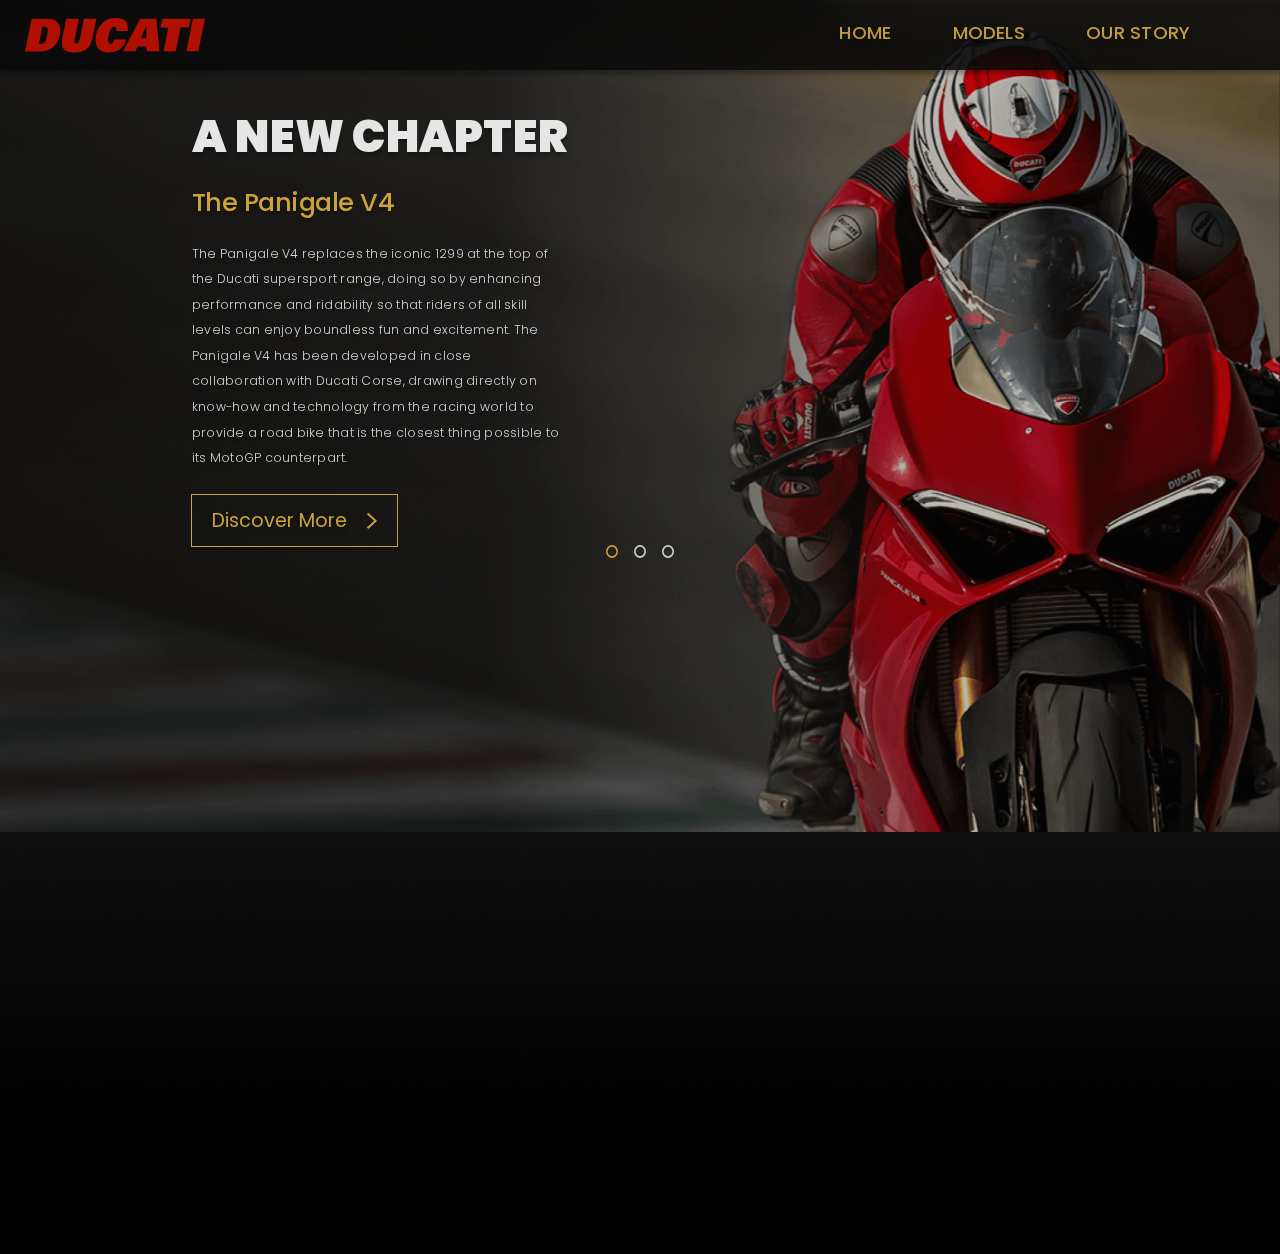
<file: index.html>
<!DOCTYPE html>
<html lang="en">
  <head>
    <title>Ducati Motorcyles</title>
    <meta charset="utf-8" />
    <meta name="viewport" content="width=device-width, initial-scale=1.0" />
    <link rel="icon" href="/images/favicon.png" />
    <link rel="stylesheet" href="css/style.css" />
    <link
      href="https://fonts.googleapis.com/css?family=Poppins:100,100i,200,200i,300,300i,400,400i,500,500i,600,600i,700,700i,800,800i,900,900i&display=swap"
      rel="stylesheet"
    />
    <script src="https://ajax.googleapis.com/ajax/libs/jquery/3.4.1/jquery.min.js"></script>
    <script src="js/main.js"></script>
    <script>
      window.jQuery ||
        document.write('<script src="js/jquery-3.4.1.min.js"><\/script>'); // if jQuery is not loaded from CDN, replace script with local jQuery source
    </script>
  </head>
  <body>
    <header>
      <a href="#top">
        <img class="logo" src="images/logo.svg" alt="Ducati Logo" />
      </a>
      <nav>
        <a href="#top">HOME</a>
        <div id="dropdown">
          <a id="models-button">MODELS</a>
          <a class="dropdown-text" href="panigale.html">PANIGALE</a>
          <a class="dropdown-text" href="monster.html">MONSTER</a>
          <a class="dropdown-text" href="xdiavel.html">XDIAVEL</a>
          <a class="dropdown-text" href="hypermotard.html">HYPERMOTARD</a>
        </div>
        <a href="about.html">OUR STORY</a>
      </nav>
    </header>
    <section class="hero">
      <div id="top"></div>
      <div class="hero-img" id="home_hero-img"></div>
      <div class="wrapper">
        <h1 class="hero-title">A NEW CHAPTER</h1>
        <h3 class="hero-subtitle">The Panigale V4</h3>
        <p class="description">
          <!--"Ducati Superbike Panigale: No Room For Compromise". 2019. Ducati Australia. https://www.ducati.com/au/en/bikes/panigale/panigale-v4.-->
          The Panigale V4 replaces the iconic 1299 at the top of the Ducati
          supersport range, doing so by enhancing performance and ridability so
          that riders of all skill levels can enjoy boundless fun and
          excitement. The Panigale V4 has been developed in close collaboration
          with Ducati Corse, drawing directly on know-how and technology from
          the racing world to provide a road bike that is the closest thing
          possible to its MotoGP counterpart.
        </p>
        <a id="discover-button" href="panigale.html">
          <button>
            Discover More
            <img src="images/right-arrow-gold.svg" alt="right arrow" />
          </button>
        </a>
      </div>
      <div id="carousel-1" class="dot-carousel">
        <img
          class="ellipse"
          id="circle1"
          src="images/ellipse-gold.svg"
          alt="Image Carousel Dot"
        />
        <img
          class="ellipse"
          id="circle2"
          src="images/ellipse-white.svg"
          alt="Image Carousel Dot"
        />
        <img
          class="ellipse"
          id="circle3"
          src="images/ellipse-white.svg"
          alt="Image Carousel Dot"
        />
      </div>
    </section>
    <section class="find-dealer">
      <div id="footer-container">
        <h1 id="footer-heading">FIND A DEALER</h1>
        <div id="contact-button">
          <a
            href="mailto:info@ducati.com.au?Subject=Motorcycle%20Inquiry"
            target="_top"
          >
            <button>
              Contact
              <img src="images/right-arrow-gold.svg" alt="right arrow" />
            </button>
          </a>
        </div>
        <div class="line" id="line1"></div>
        <div id="container-home" class="container">
          <h3>Site Information</h3>
          <p>
            This website has been created as part of an assignment in an
            approved course of study for Curtin University and contains
            copyright material not created by the author. All copyright material
            used remains copyright of the respective owners and has been used
            here pursuant to Section 40 of the Copyright Act 1968 (Commonwealth
            of Australia). No part of this work may be reproduced without
            consent of the original copyright owners.
          </p>
        </div>
      </div>
    </section>
    <footer></footer>
  </body>
</html>
</file>
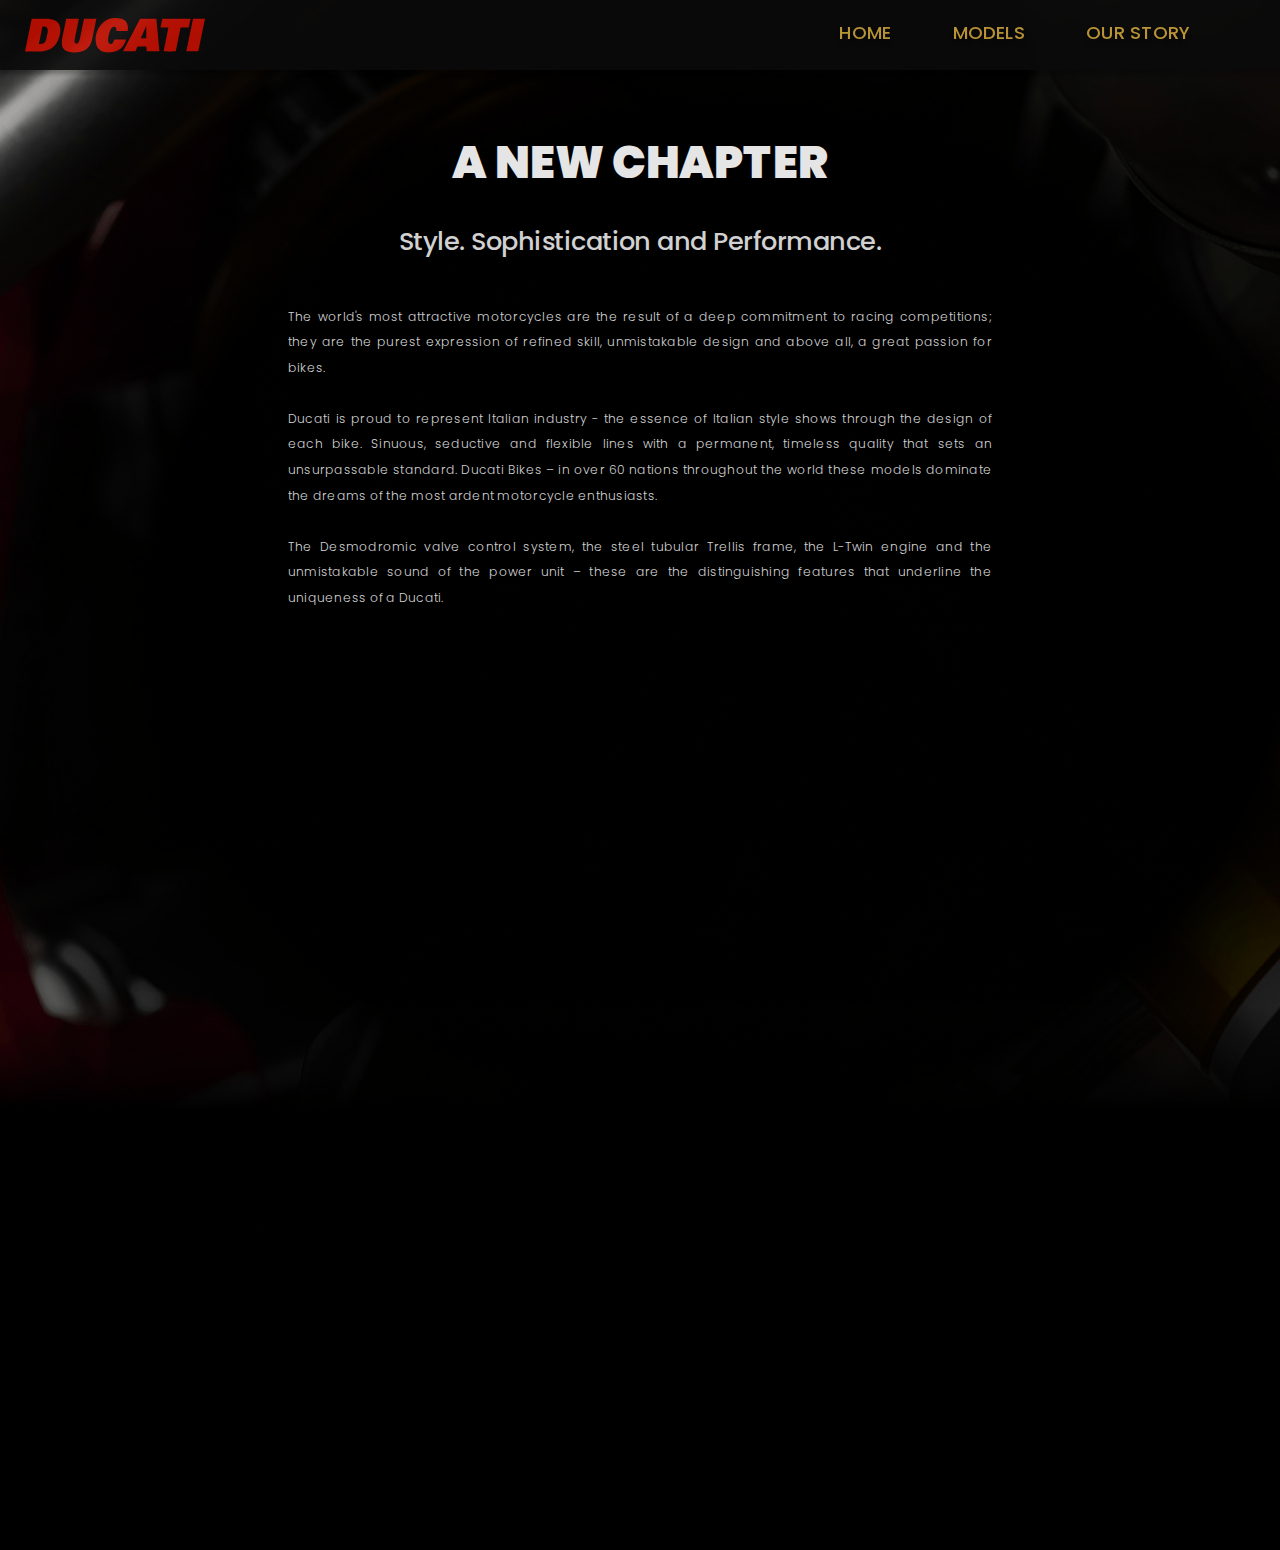
<file: about.html>
<!DOCTYPE html>
    <html lang="en">
        <head>
            <title>Ducati Motorcyles</title>
            <meta charset="utf-8"/>
            <meta name="viewport" content="width=device-width, initial-scale=1.0">
            <link rel="icon" href="/images/favicon.png" />
            <link rel="stylesheet" href="css/style.css"> 
            <link href="https://fonts.googleapis.com/css?family=Poppins:100,100i,200,200i,300,300i,400,400i,500,500i,600,600i,700,700i,800,800i,900,900i&display=swap" rel="stylesheet">
            <script src="https://ajax.googleapis.com/ajax/libs/jquery/3.4.1/jquery.min.js"></script>
            <script src="js/main.js"></script>
            <script>
                window.jQuery || document.write('<script src="js/jquery-3.4.1.min.js"><\/script>'); // if jQuery is not loaded from CDN, replace script with local jQuery source
            </script>
        </head>
        <body>
            <header>
                <a href="index.html">
                    <img class="logo" src="images/logo.svg" alt="Ducati Logo">
                </a>
                <nav>
                    <a href="index.html">HOME</a>
                    <div id="dropdown">
                        <a id="models-button">MODELS</a>
                        <a class="dropdown-text" href="panigale.html">PANIGALE</a>
                        <a class="dropdown-text" href="monster.html">MONSTER</a>
                        <a class="dropdown-text" href="xdiavel.html">XDIAVEL</a>
                        <a class="dropdown-text" href="hypermotard.html">HYPERMOTARD</a>
                    </div>
                    <a href="#top">OUR STORY</a>
                </nav>
            </header>
            <section id="about"> 
                <div id="top"></div>
                <div class="about_wrapper">
                    <h1 class="about-title">A NEW CHAPTER</h1>
                    <h3 class="about-subtitle">Style. Sophistication and Performance.</h3>
                    <p id="about-body1"> <!--“Who we are | Ducati”. 2019. Ducati Australia. https://www.ducati.com/ww/en/company/who-we-are.-->
                        The world's most attractive motorcycles are the result of a deep commitment to racing competitions; 
                        they are the purest expression of refined skill, unmistakable design and above all, a great passion for 
                        bikes.<br><br> Ducati is proud to represent Italian industry - the essence of Italian style shows through the 
                        design of each bike. Sinuous, seductive and flexible lines with a permanent, timeless quality that sets 
                        an unsurpassable standard. Ducati Bikes – in over 60 nations throughout the world these models dominate 
                        the dreams of the most ardent motorcycle enthusiasts.<br><br> The Desmodromic valve control system, the steel 
                        tubular Trellis frame, the L-Twin engine and the unmistakable sound of the power unit – these are the 
                        distinguishing features that underline the uniqueness of a Ducati. 
                    </p>
                    <p id="about-body2"> <!--“Who we are | Ducati”. 2019. Ducati Australia. https://www.ducati.com/ww/en/company/who-we-are.-->
                        The list of our bikes' victories is proof of the value of our working philosophy: in the World 
                        Superbike Championship, Ducati has won 15 out of the last 18 Riders’ titles and 16 Manufacturers’ titles, 
                        while in the 2007 MotoGP Championship – less than four years after Ducati’s debut in the series – our 
                        Desmosedici GP7 topped the world Riders and Manufacturers’ rankings. 
                    </p>
                    <p id="about-body3"> <!--“Who we are | Ducati”. 2019. Ducati Australia. https://www.ducati.com/ww/en/company/who-we-are.-->
                        The bond that, starting from the racetracks, ties Ducatisti the world over to the factory itself overcomes 
                        all barriers and is expressed by the Desmo Owners Clubs. The DOCs are in fact like a clan, linked by their 
                        allegiance to the Ducati flag. Ducatisti meet up at racetracks and events, at the World Ducati Week and 
                        also on Ducati.com, which is visited by over 14 million fans each year. 
                    </p>
                    <p id="about-body4"> <!--“Who we are | Ducati”. 2019. Ducati Australia. https://www.ducati.com/ww/en/company/who-we-are.-->
                        The story of the Ducati dream, which began in Bologna in 1926, is recounted at the Ducati Museum. 
                        Here the stories of legendary bikes and riders are told and a pure passion for performance and excellence 
                        permeates the air. A passion that travels fast, opening new roads and creating history.
                    </p>
                </div>
            </section>
            <section class="about_find-dealer"> 
                    <div class="line" id="about_line"></div>
                    <div id="container-about" class="container">
                        <h3>Site Information</h3>
                        <p>
                            This website has been created as part of an assignment in an approved course of
                            study for Curtin University and contains copyright material not created by the author.
                            All copyright material used remains copyright of the respective owners and has been
                            used here pursuant to Section 40 of the Copyright Act 1968 (Commonwealth of
                            Australia). No part of this work may be reproduced without consent of the original
                            copyright owners. 
                        </p>
                    </div>
                </div>
            </section>
            <footer>
        
            </footer>
        </body>
    </html>
</file>
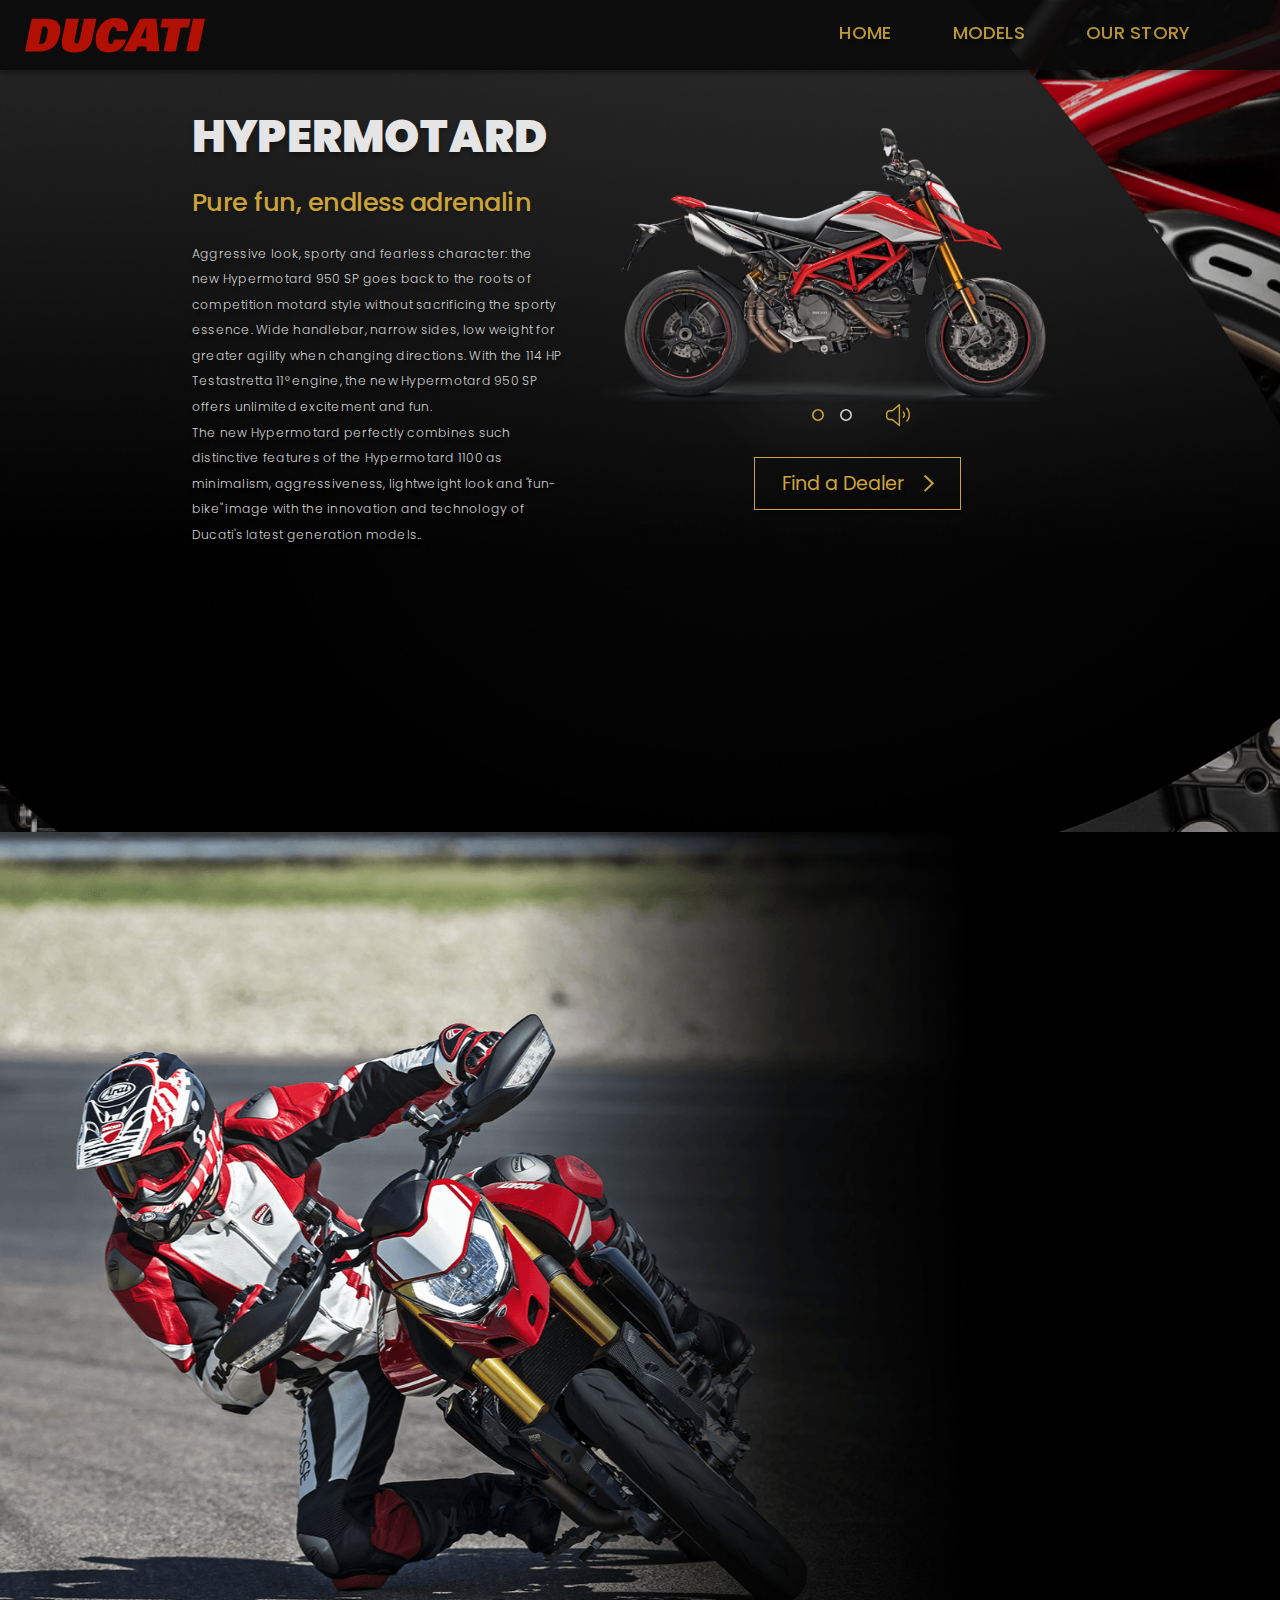
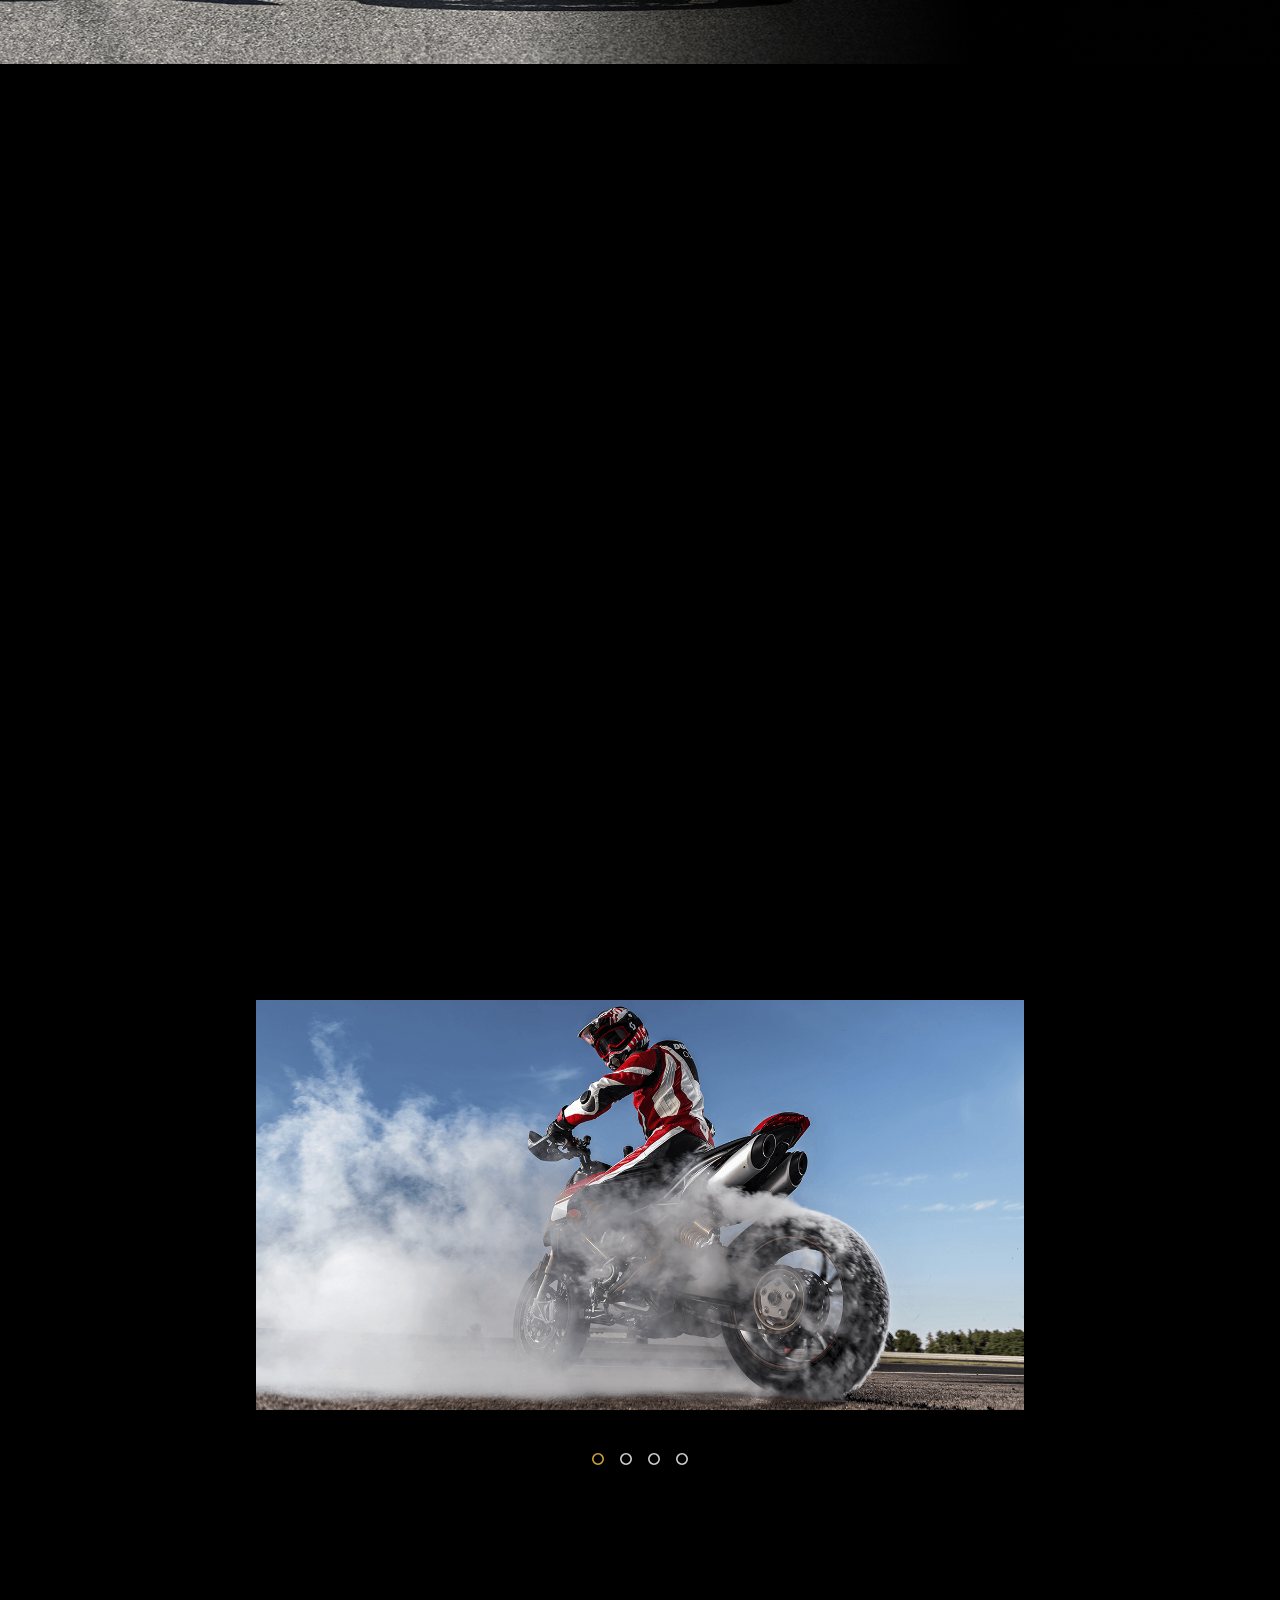
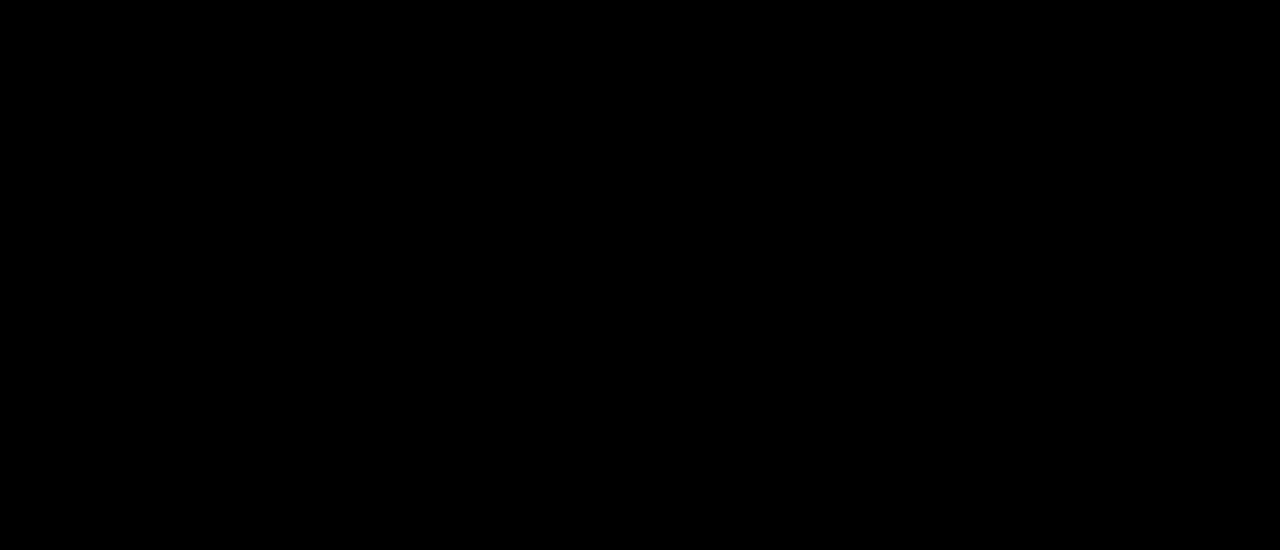
<file: hypermotard.html>
<!DOCTYPE html>
<html lang="en">
  <head>
    <title>Ducati Motorcyles</title>
    <meta charset="utf-8" />
    <meta name="viewport" content="width=device-width, initial-scale=1.0" />
    <link rel="icon" href="/images/favicon.png" />
    <link rel="stylesheet" href="css/style.css" />
    <link
      href="https://fonts.googleapis.com/css?family=Poppins:100,100i,200,200i,300,300i,400,400i,500,500i,600,600i,700,700i,800,800i,900,900i&display=swap"
      rel="stylesheet"
    />
    <script src="https://ajax.googleapis.com/ajax/libs/jquery/3.4.1/jquery.min.js"></script>
    <script src="js/main.js"></script>
    <script>
      window.jQuery ||
        document.write('<script src="js/jquery-3.4.1.min.js"><\/script>'); // if jQuery is not loaded from CDN, replace script with local jQuery source
    </script>
  </head>
  <body>
    <header>
      <a href="index.html">
        <img class="logo" src="images/logo.svg" alt="Ducati Logo" />
      </a>
      <nav>
        <a href="index.html">HOME</a>
        <div id="dropdown">
          <a id="models-button">MODELS</a>
          <a class="dropdown-text" href="panigale.html">PANIGALE</a>
          <a class="dropdown-text" href="monster.html">MONSTER</a>
          <a class="dropdown-text" href="xdiavel.html">XDIAVEL</a>
          <a class="dropdown-text" href="#top">HYPERMOTARD</a>
        </div>
        <a href="about.html">OUR STORY</a>
      </nav>
    </header>
    <section class="hero">
      <div id="top"></div>
      <div class="hero-img" id="hypermotard_hero-img"></div>
      <div class="wrapper">
        <h1 class="hero-title">HYPERMOTARD</h1>
        <h3 class="hero-subtitle">Pure fun, endless adrenalin</h3>
        <p class="description">
          <!--"New Ducati Hypermotard 950 | Pure Fun, Endless Adrenalin". 2019. Ducati Australia. https://www.ducati.com/au/en/bikes/hypermotard/hypermotard-950.-->
          Aggressive look, sporty and fearless character: the new Hypermotard
          950 SP goes back to the roots of competition motard style without
          sacrificing the sporty essence. Wide handlebar, narrow sides, low
          weight for greater agility when changing directions. With the 114 HP
          Testastretta 11° engine, the new Hypermotard 950 SP offers unlimited
          excitement and fun.<br />The new Hypermotard perfectly combines such
          distinctive features of the Hypermotard 1100 as minimalism,
          aggressiveness, lightweight look and "fun-bike" image with the
          innovation and technology of Ducati's latest generation models..
        </p>
        <img
          id="hypermotard"
          src="images/hypermotard_1.png"
          alt="Hypermotard Motorcycle"
        />
        <!--Ducati. 2019. Ducati Hypermotard Side Profile. Image. https://www.ducati.com/au/en/bikes/hypermotard/hypermotard-950.-->
        <div id="carousel-2" class="dot-carousel">
          <img
            class="ellipse"
            id="hypermotard_circle1"
            src="images/ellipse-gold.svg"
            alt="Image Carousel Dot"
          />
          <img
            class="ellipse"
            id="hypermotard_circle2"
            src="images/ellipse-white.svg"
            alt="Image Carousel Dot"
          />
        </div>
        <div class="audio" id="hypermotard-audio">
          <img src="images/audio.svg" alt="Audio Button" />
        </div>
        <a id="find-a-dealer_button" href="#bottom">
          <button>
            Find a Dealer
            <img src="images/right-arrow-gold.svg" alt="right arrow" />
          </button>
        </a>
      </div>
      <div class="line" id="line2"></div>
    </section>
    <section class="hypermotard_ergonomics-section">
      <div class="wrapper-4">
        <div id="engine-container">
          <h1 id="ergonomics-title">ERGONOMICS</h1>
          <h3 id="ergonomics-subtitle">Fun to the nth degree</h3>
          <p id="ergonomics-description">
            <!--"New Ducati Hypermotard 950 | Pure Fun, Endless Adrenalin". 2019. Ducati Australia. https://www.ducati.com/au/en/bikes/hypermotard/hypermotard-950.-->
            Riding position has been thoroughly revised for the utmost riding
            fun and control. The new Hypermotard 950 sports a new, more open
            handlebar, narrower side profile and a new Hypermotard 950 seat,
            featuring a flat, extended profile and a moderate bulge in the
            passenger area for improved comfort. The SP version’s seat is flat,
            in line with the motard style, to facilitate shifting forward and
            backward on the seat while riding.
          </p>
        </div>
      </div>
    </section>
    <section class="specs-section">
      <div class="line" id="line3"></div>
      <img
        id="specs_hypermotard"
        src="images/specs_hypermotard.png"
        alt="Hypermotard Motorcycle Photo"
      />
      <!--Ducati. 2019. Ducati Hypermotard Back Angle. Image. https://www.ducati.com/au/en/bikes/hypermotard/hypermotard-950.-->
      <div class="wrapper-3">
        <h1 id="monster_specs-title">SPECIFICATIONS</h1>
        <!--"New Ducati Hypermotard 950 | Pure Fun, Endless Adrenalin". 2019. Ducati Australia. https://www.ducati.com/au/en/bikes/hypermotard/hypermotard-950.-->
        <div id="xdiavel_specs-text">
          <strong>DISPLACEMENT</strong>
          <p>937 cc</p>
          <strong>POWER</strong>
          <p>84 kW (114 hp) @ 9.000 rpm i</p>
          <strong>TORQUE</strong>
          <p>96 Nm (71 lb-ft) @ 7.250 rpm i</p>
          <strong>DRY WEIGHT</strong>
          <p>178 kg (392 lb)</p>
          <strong>SEAT HEIGHT</strong>
          <p>870 mm (34.2 in)</p>
          <strong>SAFETY EQUIPMENT</strong>
          <p>
            Riding Modes, Bosch Cornering ABS , Ducati Traction Control (DTC)
            EVO, Ducati Wheelie Control (DWC) EVO.
          </p>
          <strong>MAINTEINANCE SERVICE INTERVALS</strong>
          <p>15,000 km (9,000 mi)/12 months</p>
        </div>
      </div>
    </section>
    <section class="gallery-section">
      <div class="line" id="line4"></div>
      <div id="hypermotard_centre-gallery"></div>
      <div id="carousel-3" class="dot-carousel">
        <img
          class="ellipse"
          id="hypermotard-gallery_circle1"
          src="images/ellipse-gold.svg"
          alt="Image Carousel Dot"
        />
        <img
          class="ellipse"
          id="hypermotard-gallery_circle2"
          src="images/ellipse-white.svg"
          alt="Image Carousel Dot"
        />
        <img
          class="ellipse"
          id="hypermotard-gallery_circle3"
          src="images/ellipse-white.svg"
          alt="Image Carousel Dot"
        />
        <img
          class="ellipse"
          id="hypermotard-gallery_circle4"
          src="images/ellipse-white.svg"
          alt="Image Carousel Dot"
        />
      </div>
    </section>
    <section class="find-dealer2">
      <h1 id="footer-heading2">FIND A DEALER</h1>
      <div id="contact-button_main">
        <a
          href="mailto:info@ducati.com.au?Subject=Hypermotard%20Inquiry"
          target="_top"
        >
          <button>
            Contact
            <img src="images/right-arrow-gold.svg" alt="right arrow" />
          </button>
        </a>
      </div>
      <div class="line" id="line-bottom"></div>
      <div id="container-main" class="container">
        <h3>Site Information</h3>
        <p>
          This website has been created as part of an assignment in an approved
          course of study for Curtin University and contains copyright material
          not created by the author. All copyright material used remains
          copyright of the respective owners and has been used here pursuant to
          Section 40 of the Copyright Act 1968 (Commonwealth of Australia). No
          part of this work may be reproduced without consent of the original
          copyright owners.
        </p>
      </div>
      <div id="bottom"></div>
    </section>
    <footer></footer>
  </body>
</html>
</file>
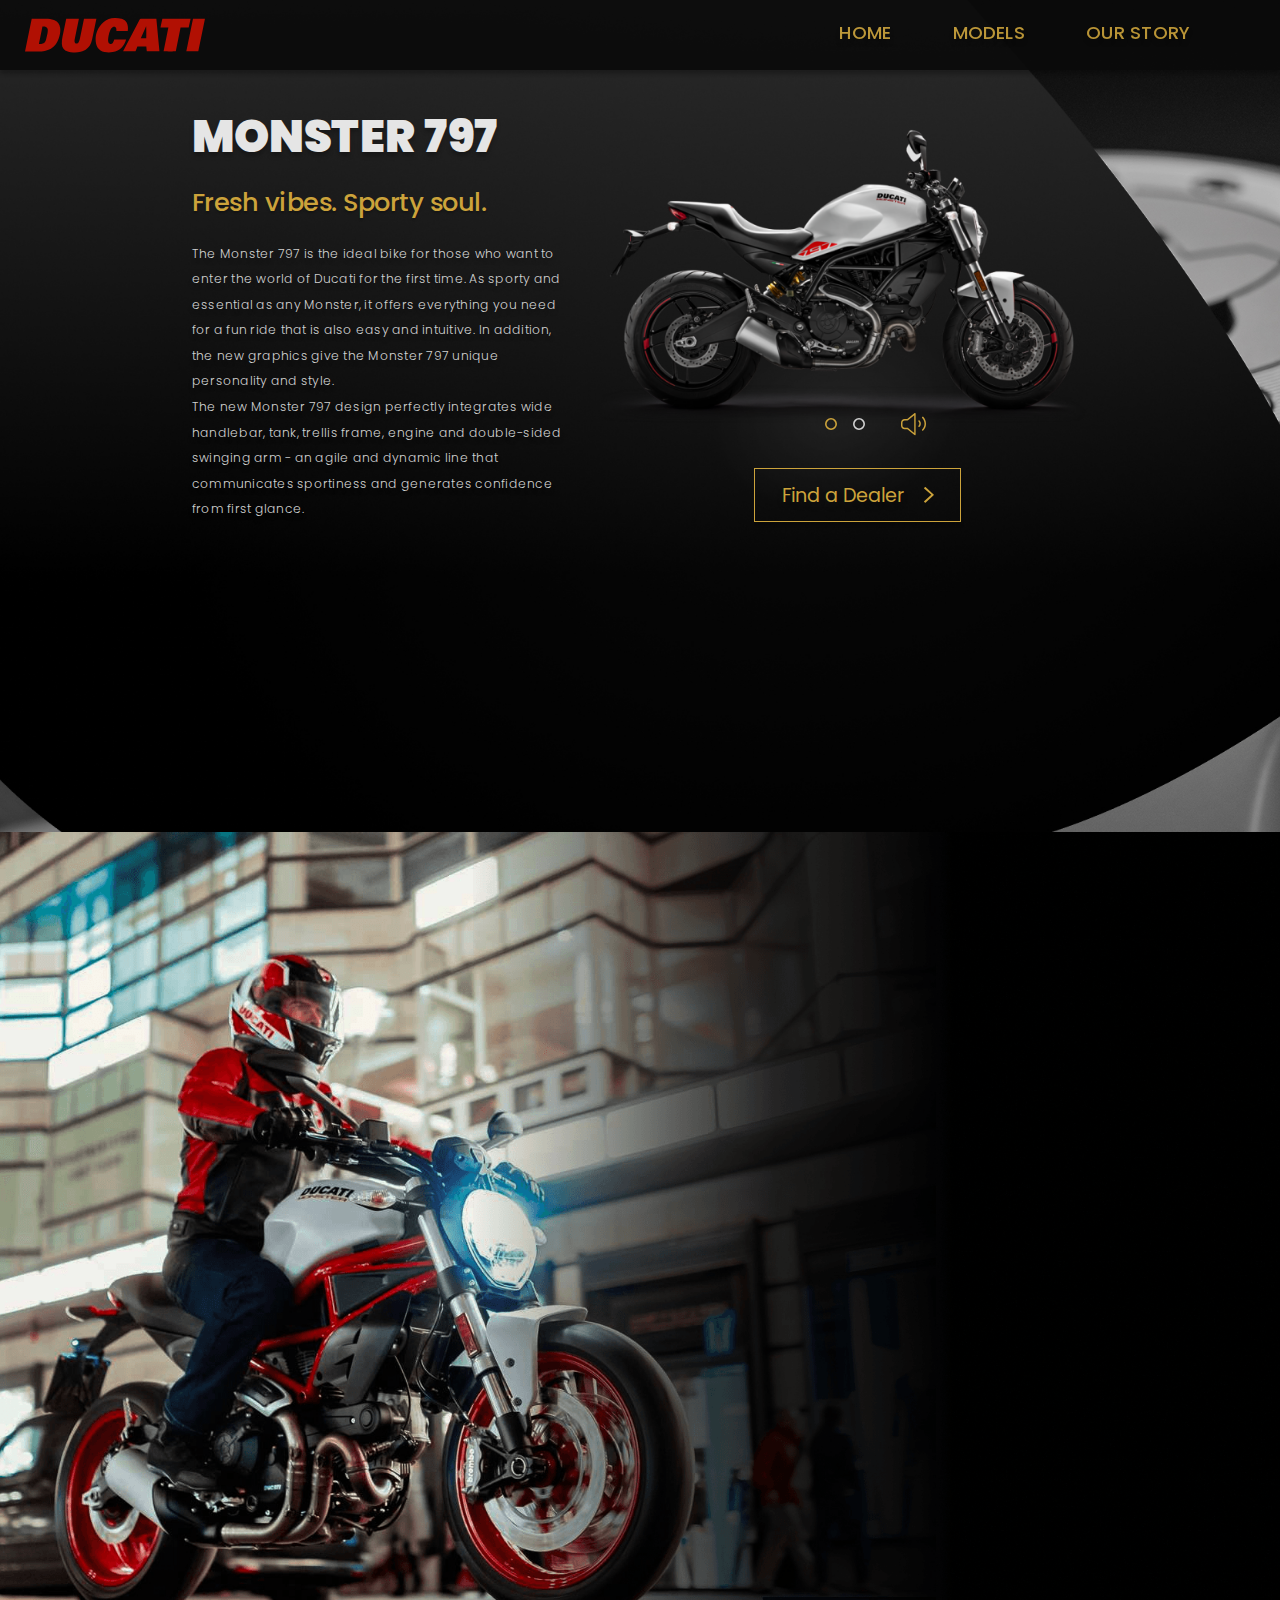
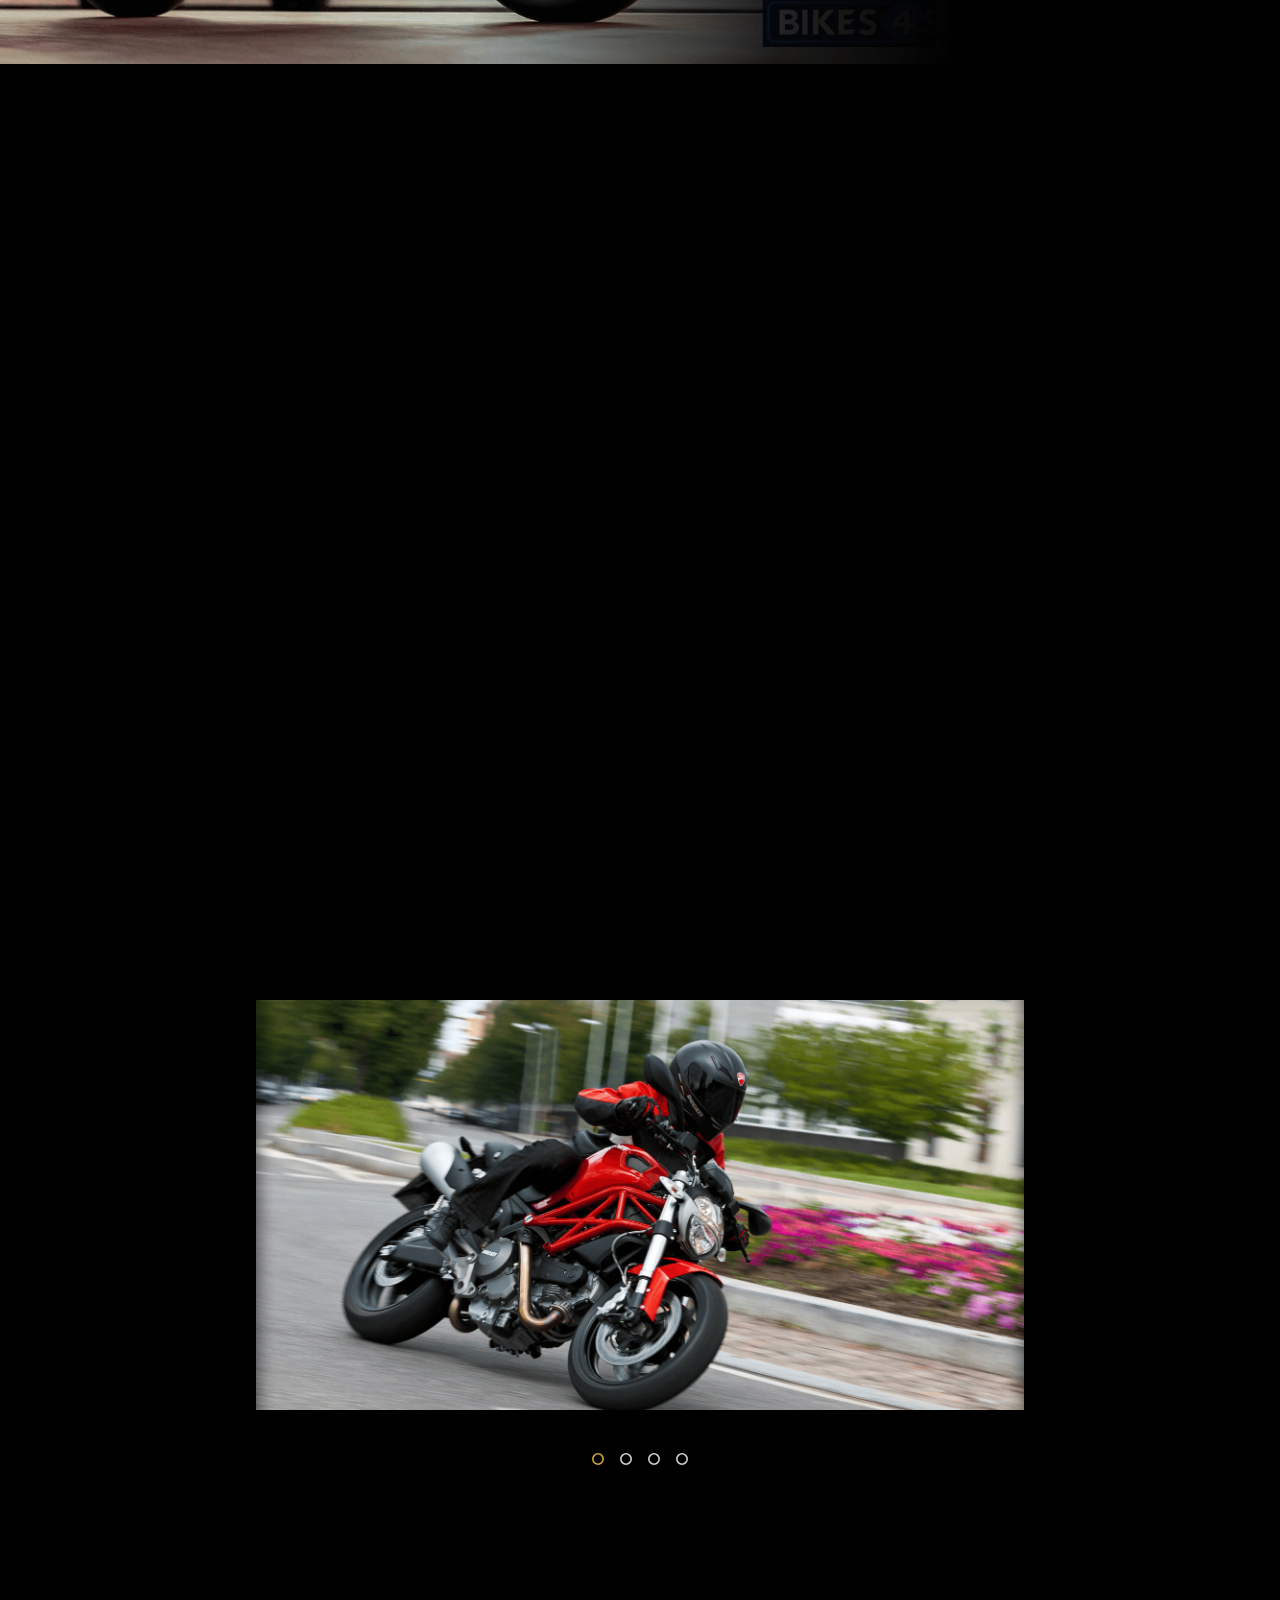
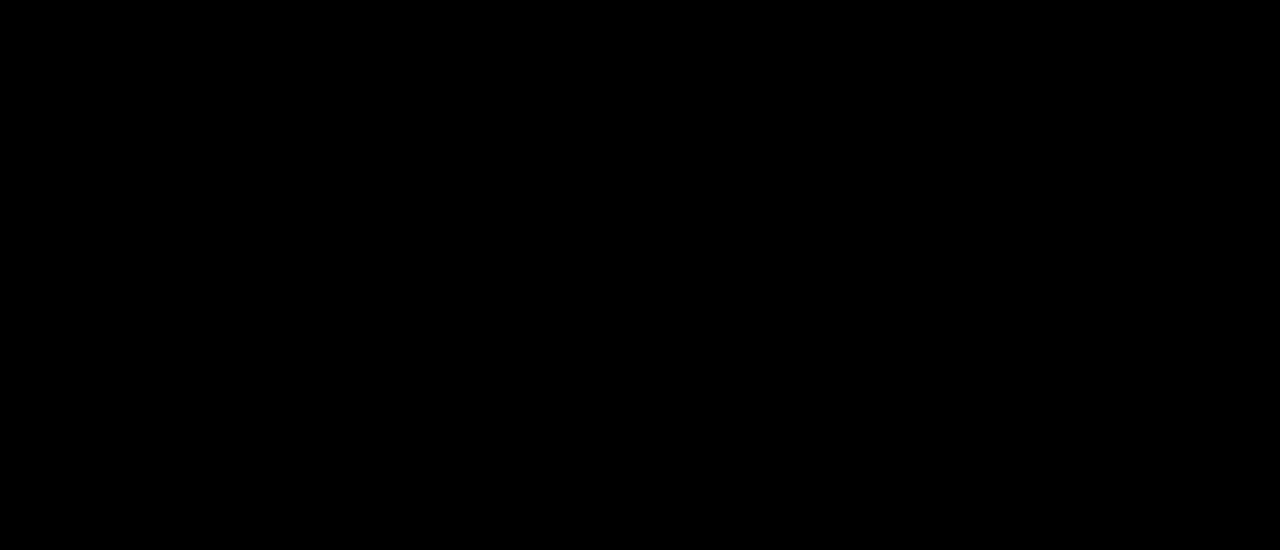
<file: monster.html>
<!DOCTYPE html>
<html lang="en">
  <head>
    <title>Ducati Motorcyles</title>
    <meta charset="utf-8" />
    <meta name="viewport" content="width=device-width, initial-scale=1.0" />
    <link rel="icon" href="/images/favicon.png" />
    <link rel="stylesheet" href="css/style.css" />
    <link
      href="https://fonts.googleapis.com/css?family=Poppins:100,100i,200,200i,300,300i,400,400i,500,500i,600,600i,700,700i,800,800i,900,900i&display=swap"
      rel="stylesheet"
    />
    <script src="https://ajax.googleapis.com/ajax/libs/jquery/3.4.1/jquery.min.js"></script>
    <script src="js/main.js"></script>
    <script>
      window.jQuery ||
        document.write('<script src="js/jquery-3.4.1.min.js"><\/script>'); // if jQuery is not loaded from CDN, replace script with local jQuery source
    </script>
  </head>
  <body>
    <header>
      <a href="index.html">
        <img class="logo" src="images/logo.svg" alt="Ducati Logo" />
      </a>
      <nav>
        <a href="index.html">HOME</a>
        <div id="dropdown">
          <a id="models-button">MODELS</a>
          <a class="dropdown-text" href="panigale.html">PANIGALE</a>
          <a class="dropdown-text" href="#top">MONSTER</a>
          <a class="dropdown-text" href="xdiavel.html">XDIAVEL</a>
          <a class="dropdown-text" href="hypermotard.html">HYPERMOTARD</a>
        </div>
        <a href="about.html">OUR STORY</a>
      </nav>
    </header>
    <section class="hero">
      <div id="top"></div>
      <div class="hero-img" id="monster_hero-img"></div>
      <div class="wrapper">
        <h1 class="hero-title">MONSTER 797</h1>
        <h3 class="hero-subtitle">Fresh vibes. Sporty soul.</h3>
        <p class="description">
          <!--"Ducati Monster 797 | The Legendary Italian Naked with new graphics". 2019. Ducati Australia. https://www.ducati.com/ww/en/bikes/monster/monster-797.-->
          The Monster 797 is the ideal bike for those who want to enter the
          world of Ducati for the first time. As sporty and essential as any
          Monster, it offers everything you need for a fun ride that is also
          easy and intuitive. In addition, the new graphics give the Monster 797
          unique personality and style.<br />The new Monster 797 design
          perfectly integrates wide handlebar, tank, trellis frame, engine and
          double-sided swinging arm - an agile and dynamic line that
          communicates sportiness and generates confidence from first glance.
        </p>
        <img id="monster" src="images/monster_1.png" alt="Monster Motorcycle" />
        <!--Ducati. 2019. Ducati Monster 797 Side Profile Silver. Image. https://www.ducati.com/au/en/bikes/monster/monster-797.-->
        <div id="carousel-2" class="dot-carousel">
          <img
            class="ellipse"
            id="monster_circle1"
            src="images/ellipse-gold.svg"
            alt="Image Carousel Dot"
          />
          <img
            class="ellipse"
            id="monster_circle2"
            src="images/ellipse-white.svg"
            alt="Image Carousel Dot"
          />
        </div>
        <div class="audio" id="monster-audio">
          <img src="images/audio.svg" alt="Audio Button" />
        </div>
        <a id="find-a-dealer_button" href="#bottom">
          <button>
            Find a Dealer
            <img src="images/right-arrow-gold.svg" alt="right arrow" />
          </button>
        </a>
      </div>
      <div class="line" id="line2"></div>
    </section>
    <section class="ergonomics-section">
      <div class="wrapper-4">
        <div id="engine-container">
          <h1 id="ergonomics-title">ERGONOMICS</h1>
          <h3 id="ergonomics-subtitle">Versatile on any terrain</h3>
          <p id="ergonomics-description">
            <!--"Ducati Monster 797 | The Legendary Italian Naked with new graphics". 2019. Ducati Australia. https://www.ducati.com/ww/en/bikes/monster/monster-797.-->
            The new Monster 797 chassis is designed to ensure maximum ease of
            riding. Compact dimensions, a low and narrow seat, a wide handlebar
            and reduced weight make it agile in city traffic and sporty on
            out-of-town roads.
          </p>
        </div>
      </div>
    </section>
    <section class="specs-section">
      <div class="line" id="line3"></div>
      <img
        id="specs_monster"
        src="images/specs_monster.png"
        alt="Monster Motorcycle Photo"
      />
      <!--Ducati. 2019. Ducati Monster 797 Side Angle. Image. https://www.ducati.com/au/en/bikes/monster/monster-797.-->
      <div class="wrapper-3">
        <h1 id="monster_specs-title">SPECIFICATIONS</h1>
        <!--"Ducati Monster 797 | The Legendary Italian Naked with new graphics". 2019. Ducati Australia. https://www.ducati.com/ww/en/bikes/monster/monster-797.-->
        <div id="monster_specs-text">
          <strong>DISPLACEMENT</strong>
          <p>803 cc</p>
          <strong>POWER</strong>
          <p>54 kW (73 hp) @ 8,250 rpm i</p>
          <strong>TORQUE</strong>
          <p>67 Nm (49 lb-ft) @ 5,750 rpm i</p>
          <strong>DRY WEIGHT</strong>
          <p>175 kg (386 lb)</p>
          <strong>SEAT HEIGHT</strong>
          <p>805 mm (31.69in)</p>
          <strong>SAFETY EQUIPMENT</strong>
          <p>
            Bosch ABS
          </p>
          <strong>VALVE CLEAN ADJUSTMENT (DESMOSERVICE)</strong>
          <p>12,000 km (7,500 mi)</p>
        </div>
      </div>
    </section>
    <section class="gallery-section">
      <div class="line" id="line4"></div>
      <div id="monster_centre-gallery"></div>
      <div id="carousel-3" class="dot-carousel">
        <img
          class="ellipse"
          id="monster-gallery_circle1"
          src="images/ellipse-gold.svg"
          alt="Image Carousel Dot"
        />
        <img
          class="ellipse"
          id="monster-gallery_circle2"
          src="images/ellipse-white.svg"
          alt="Image Carousel Dot"
        />
        <img
          class="ellipse"
          id="monster-gallery_circle3"
          src="images/ellipse-white.svg"
          alt="Image Carousel Dot"
        />
        <img
          class="ellipse"
          id="monster-gallery_circle4"
          src="images/ellipse-white.svg"
          alt="Image Carousel Dot"
        />
      </div>
    </section>
    <section class="find-dealer2">
      <h1 id="footer-heading2">FIND A DEALER</h1>
      <div id="contact-button_main">
        <a
          href="mailto:info@ducati.com.au?Subject=Monster%20Inquiry"
          target="_top"
        >
          <button>
            Contact
            <img src="images/right-arrow-gold.svg" alt="right arrow" />
          </button>
        </a>
      </div>
      <div class="line" id="line-bottom"></div>
      <div id="container-main" class="container">
        <h3>Site Information</h3>
        <p>
          This website has been created as part of an assignment in an approved
          course of study for Curtin University and contains copyright material
          not created by the author. All copyright material used remains
          copyright of the respective owners and has been used here pursuant to
          Section 40 of the Copyright Act 1968 (Commonwealth of Australia). No
          part of this work may be reproduced without consent of the original
          copyright owners.
        </p>
      </div>
      <div id="bottom"></div>
    </section>
    <footer></footer>
  </body>
</html>
</file>
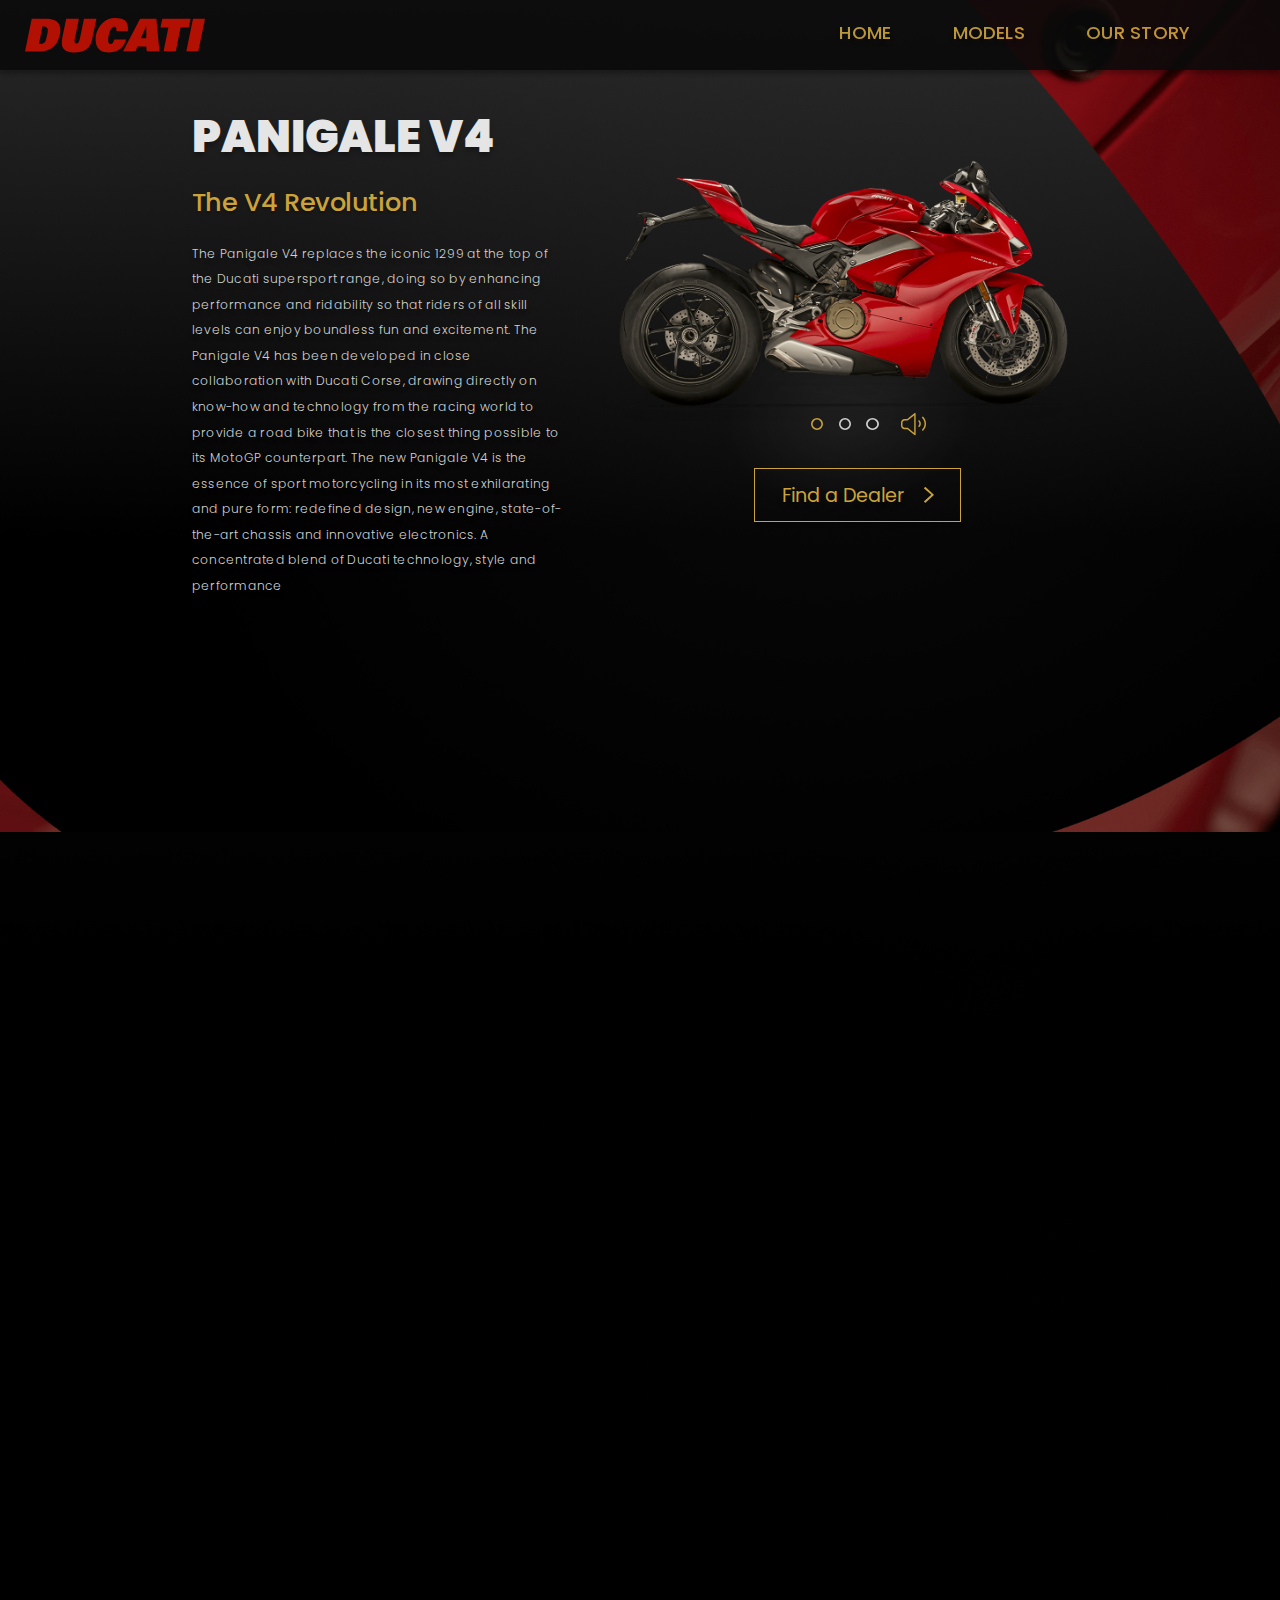
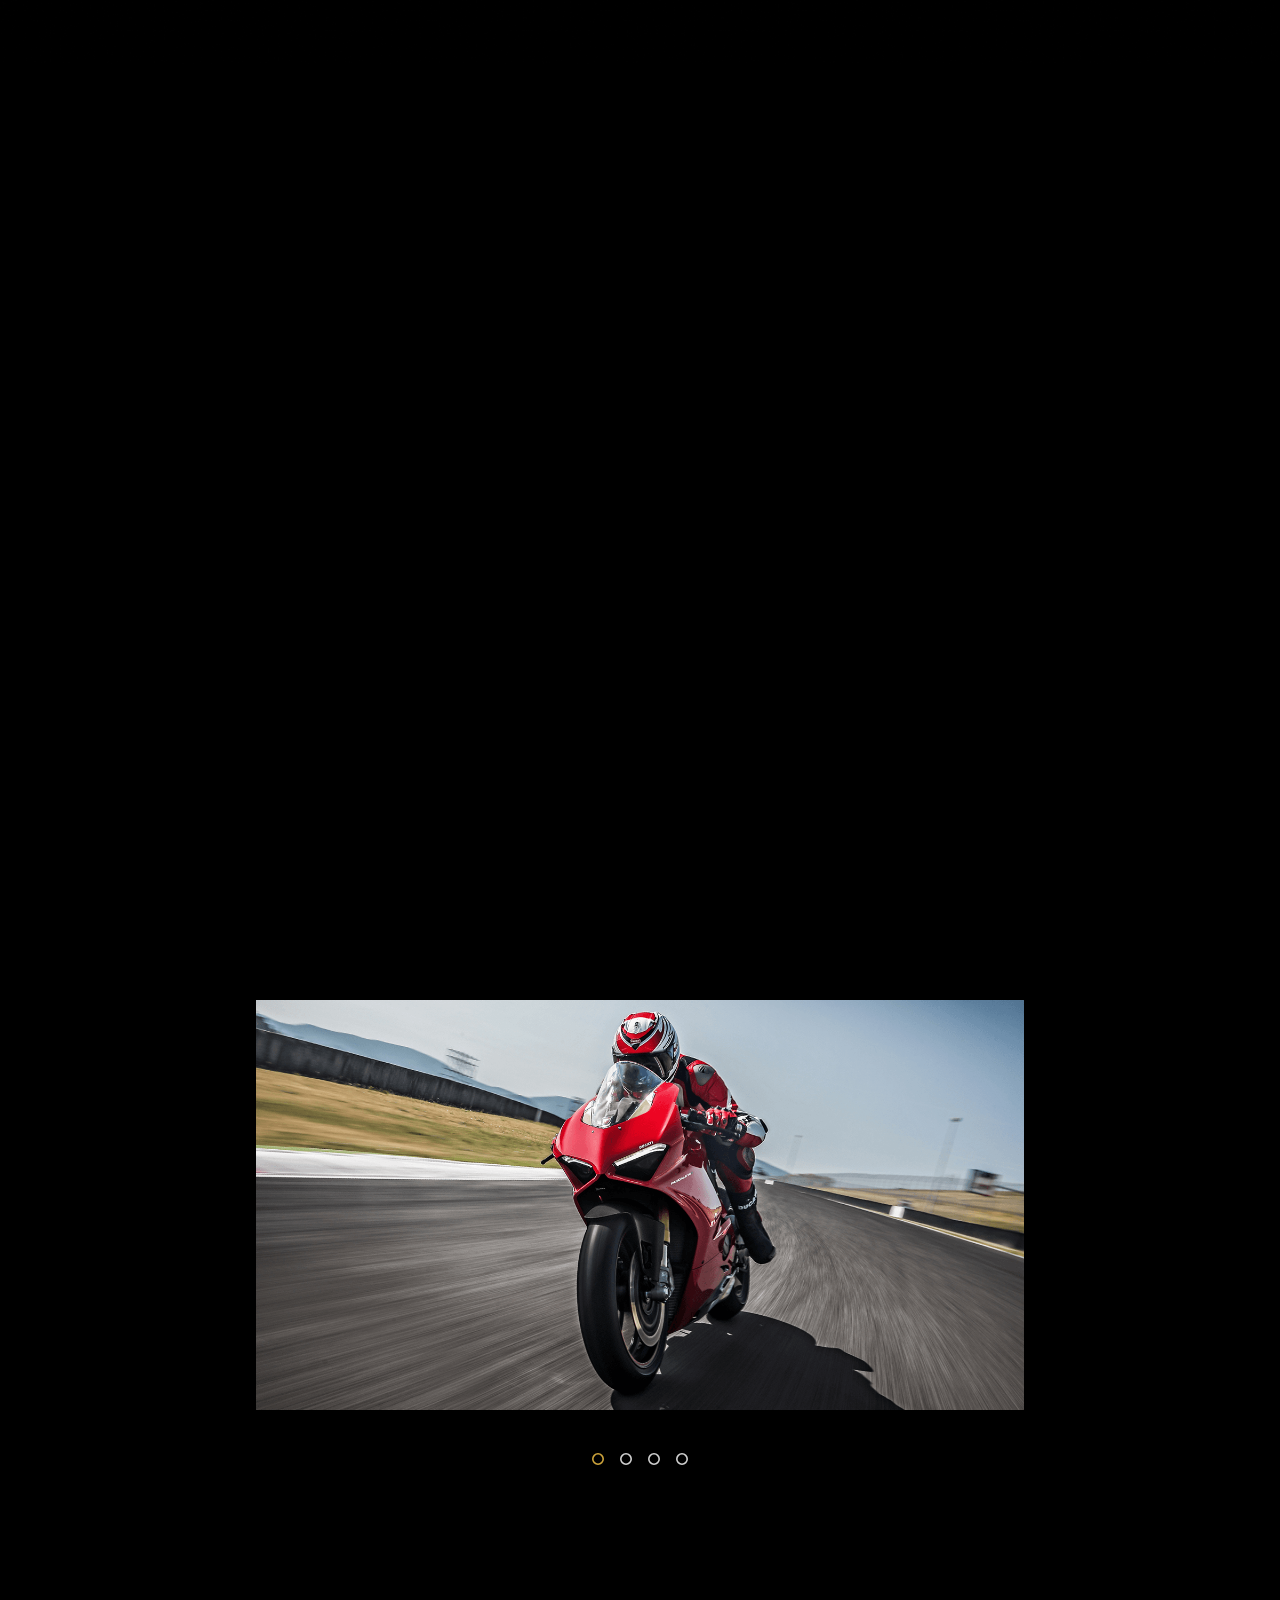
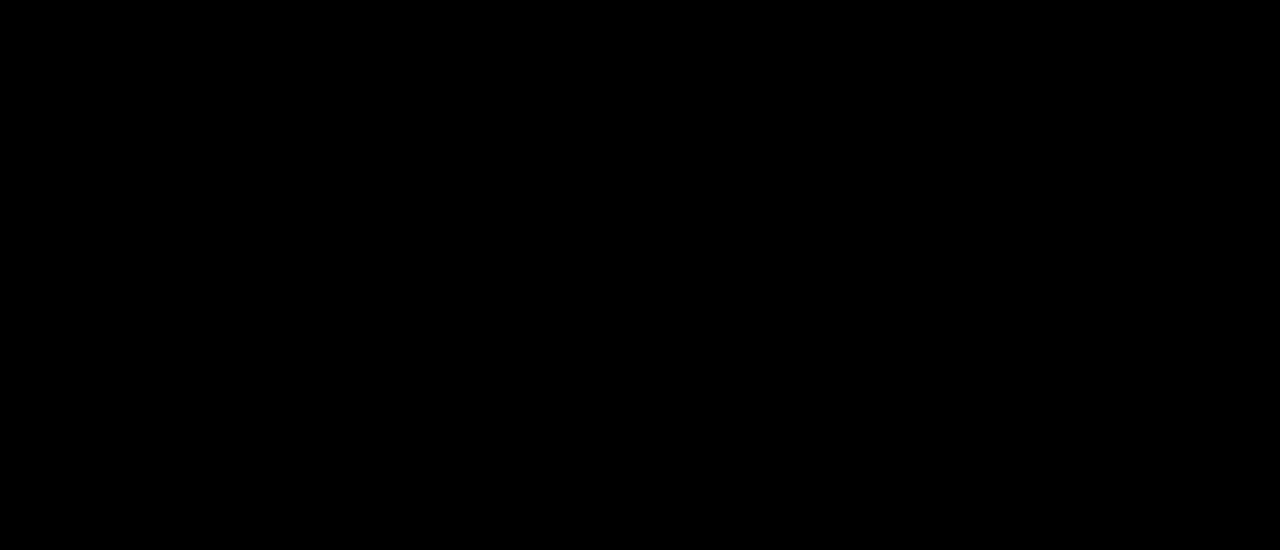
<file: panigale.html>
<!DOCTYPE html>
<html lang="en">
  <head>
    <title>Ducati Motorcyles</title>
    <meta charset="utf-8" />
    <meta name="viewport" content="width=device-width, initial-scale=1.0" />
    <link rel="icon" href="/images/favicon.png" />
    <link rel="stylesheet" href="css/style.css" />
    <link
      href="https://fonts.googleapis.com/css?family=Poppins:100,100i,200,200i,300,300i,400,400i,500,500i,600,600i,700,700i,800,800i,900,900i&display=swap"
      rel="stylesheet"
    />
    <script src="https://ajax.googleapis.com/ajax/libs/jquery/3.4.1/jquery.min.js"></script>
    <script src="js/main.js"></script>
    <script>
      window.jQuery ||
        document.write('<script src="js/jquery-3.4.1.min.js"><\/script>'); // if jQuery is not loaded from CDN, replace script with local jQuery source
    </script>
  </head>
  <body>
    <header>
      <a href="index.html">
        <img class="logo" src="images/logo.svg" alt="Ducati Logo" />
      </a>
      <nav>
        <a href="index.html">HOME</a>
        <div id="dropdown">
          <a id="models-button">MODELS</a>
          <a class="dropdown-text" href="#top">PANIGALE</a>
          <a class="dropdown-text" href="monster.html">MONSTER</a>
          <a class="dropdown-text" href="xdiavel.html">XDIAVEL</a>
          <a class="dropdown-text" href="hypermotard.html">HYPERMOTARD</a>
        </div>
        <a href="about.html">OUR STORY</a>
      </nav>
    </header>
    <section class="hero">
      <div id="top"></div>
      <div class="hero-img" id="panigale_hero-img"></div>
      <div class="wrapper">
        <h1 class="hero-title">PANIGALE V4</h1>
        <h3 class="hero-subtitle">The V4 Revolution</h3>
        <p class="description">
          <!--"Ducati Superbike Panigale: No Room For Compromise". 2019. Ducati Australia. https://www.ducati.com/au/en/bikes/panigale/panigale-v4.-->
          The Panigale V4 replaces the iconic 1299 at the top of the Ducati
          supersport range, doing so by enhancing performance and ridability so
          that riders of all skill levels can enjoy boundless fun and
          excitement. The Panigale V4 has been developed in close collaboration
          with Ducati Corse, drawing directly on know-how and technology from
          the racing world to provide a road bike that is the closest thing
          possible to its MotoGP counterpart. The new Panigale V4 is the essence
          of sport motorcycling in its most exhilarating and pure form:
          redefined design, new engine, state-of-the-art chassis and innovative
          electronics. A concentrated blend of Ducati technology, style and
          performance
        </p>
        <img
          id="panigale"
          src="images/panigale_1.png"
          alt="Panigale Motorcycle"
        />
        <!--Ducati. 2019. Ducati Panigale V4 Side Profile. Image. https://www.ducati.com/au/en/bikes/panigale/panigale-v4.-->
        <div id="carousel-2" class="dot-carousel">
          <img
            class="ellipse"
            id="panigale_circle1"
            src="images/ellipse-gold.svg"
            alt="Image Carousel Dot"
          />
          <img
            class="ellipse"
            id="panigale_circle2"
            src="images/ellipse-white.svg"
            alt="Image Carousel Dot"
          />
          <img
            class="ellipse"
            id="panigale_circle3"
            src="images/ellipse-white.svg"
            alt="Image Carousel Dot"
          />
        </div>
        <div class="audio" id="panigale-audio">
          <img src="images/audio.svg" alt="Audio Button" />
        </div>
        <a id="find-a-dealer_button" href="#bottom">
          <button>
            Find a Dealer
            <img src="images/right-arrow-gold.svg" alt="right arrow" />
          </button>
        </a>
      </div>
      <div class="line" id="line2"></div>
    </section>
    <section class="engine-section">
      <div class="wrapper-2">
        <div id="engine">
          <img src="images/engine.png" alt="Ducati Engine" />
          <!--Ducati. 2019. Desmosedici Stradale engine. Image. https://www.ducati.com/au/en/bikes/panigale/panigale-v4.-->
        </div>
        <div id="engine-container">
          <h1 id="engine-title">THE ENGINE</h1>
          <h3 id="engine-subtitle">Innovation Through Competition</h3>
          <p id="engine-description">
            <!--"Ducati Superbike Panigale: No Room For Compromise". 2019. Ducati Australia. https://www.ducati.com/au/en/bikes/panigale/panigale-v4.-->
            The new Desmosedici Stradale engine has been designed based on the
            experience gained in MotoGP. The typical approach used in
            competitions is found in the extraordinary power and torque values:
            the 90° V4 with a displacement of 1,103 cm³, the counter-rotating
            crankshaft and the 4 valves per cylinder with desmodromic
            distribution that reaches 214 hp (157.5 kW ) of maximum power at
            13,000 rpm and 122 Nm (12.44 kgm) of maximum torque at 10,000 rpm.
          </p>
        </div>
      </div>
    </section>
    <section class="specs-section">
      <div class="line" id="line3"></div>
      <img
        id="specs_panigale"
        src="images/specs_panigale.png"
        alt="Panigale Motorcycle Photo"
      />
      <!--Ducati. 2019. Ducati Panigale V4 Front Angle. Image. https://www.ducati.com/au/en/bikes/panigale/panigale-v4.-->
      <div class="wrapper-3">
        <h1 id="specs-title">SPECIFICATIONS</h1>
        <!--"Ducati Superbike Panigale: No Room For Compromise". 2019. Ducati Australia. https://www.ducati.com/au/en/bikes/panigale/panigale-v4.-->
        <div id="specs-text">
          <strong>DISPLACEMENT</strong>
          <p>1,103 cc</p>
          <strong>POWER</strong>
          <p>157.5 kW (214 hp) @ 13,000 rpm i</p>
          <strong>TORQUE</strong>
          <p>124.0 Nm (91.5 lb-ft) @ 10,000 rpm i</p>
          <strong>DRY WEIGHT</strong>
          <p>175 kg (386 lb)</p>
          <strong>SEAT HEIGHT</strong>
          <p>830 mm (32.48in)</p>
          <strong>SAFETY EQUIPMENT</strong>
          <p>
            Riding Modes, Power Modes, Bosch Cornering ABS EVO, Ducati Traction
            Control (DTC) EVO, Ducati Wheelie Control (DWC) EVO, Ducati Slide
            Control (DSC), Engine Brake Control (EBC) EVO, Auto tyre
            calibration.
          </p>
          <strong>MAINTENANCE(KM/MONTHS)</strong>
          <p>12,000 km (7500 mi) / 12 months</p>
        </div>
      </div>
    </section>
    <section class="gallery-section">
      <div class="line" id="line4"></div>
      <div id="centre-gallery"></div>
      <div id="carousel-3" class="dot-carousel">
        <img
          class="ellipse"
          id="panigale-gallery_circle1"
          src="images/ellipse-gold.svg"
          alt="Image Carousel Dot"
        />
        <img
          class="ellipse"
          id="panigale-gallery_circle2"
          src="images/ellipse-white.svg"
          alt="Image Carousel Dot"
        />
        <img
          class="ellipse"
          id="panigale-gallery_circle3"
          src="images/ellipse-white.svg"
          alt="Image Carousel Dot"
        />
        <img
          class="ellipse"
          id="panigale-gallery_circle4"
          src="images/ellipse-white.svg"
          alt="Image Carousel Dot"
        />
      </div>
    </section>
    <section class="find-dealer2">
      <h1 id="footer-heading2">FIND A DEALER</h1>
      <div id="contact-button_main">
        <a
          href="mailto:info@ducati.com.au?Subject=Panigale%20Inquiry"
          target="_top"
        >
          <button>
            Contact
            <img src="images/right-arrow-gold.svg" alt="right arrow" />
          </button>
        </a>
      </div>
      <div class="line" id="line-bottom"></div>
      <div id="container-main" class="container">
        <h3>Site Information</h3>
        <p>
          This website has been created as part of an assignment in an approved
          course of study for Curtin University and contains copyright material
          not created by the author. All copyright material used remains
          copyright of the respective owners and has been used here pursuant to
          Section 40 of the Copyright Act 1968 (Commonwealth of Australia). No
          part of this work may be reproduced without consent of the original
          copyright owners.
        </p>
      </div>
      <div id="bottom"></div>
    </section>
    <footer></footer>
  </body>
</html>
</file>
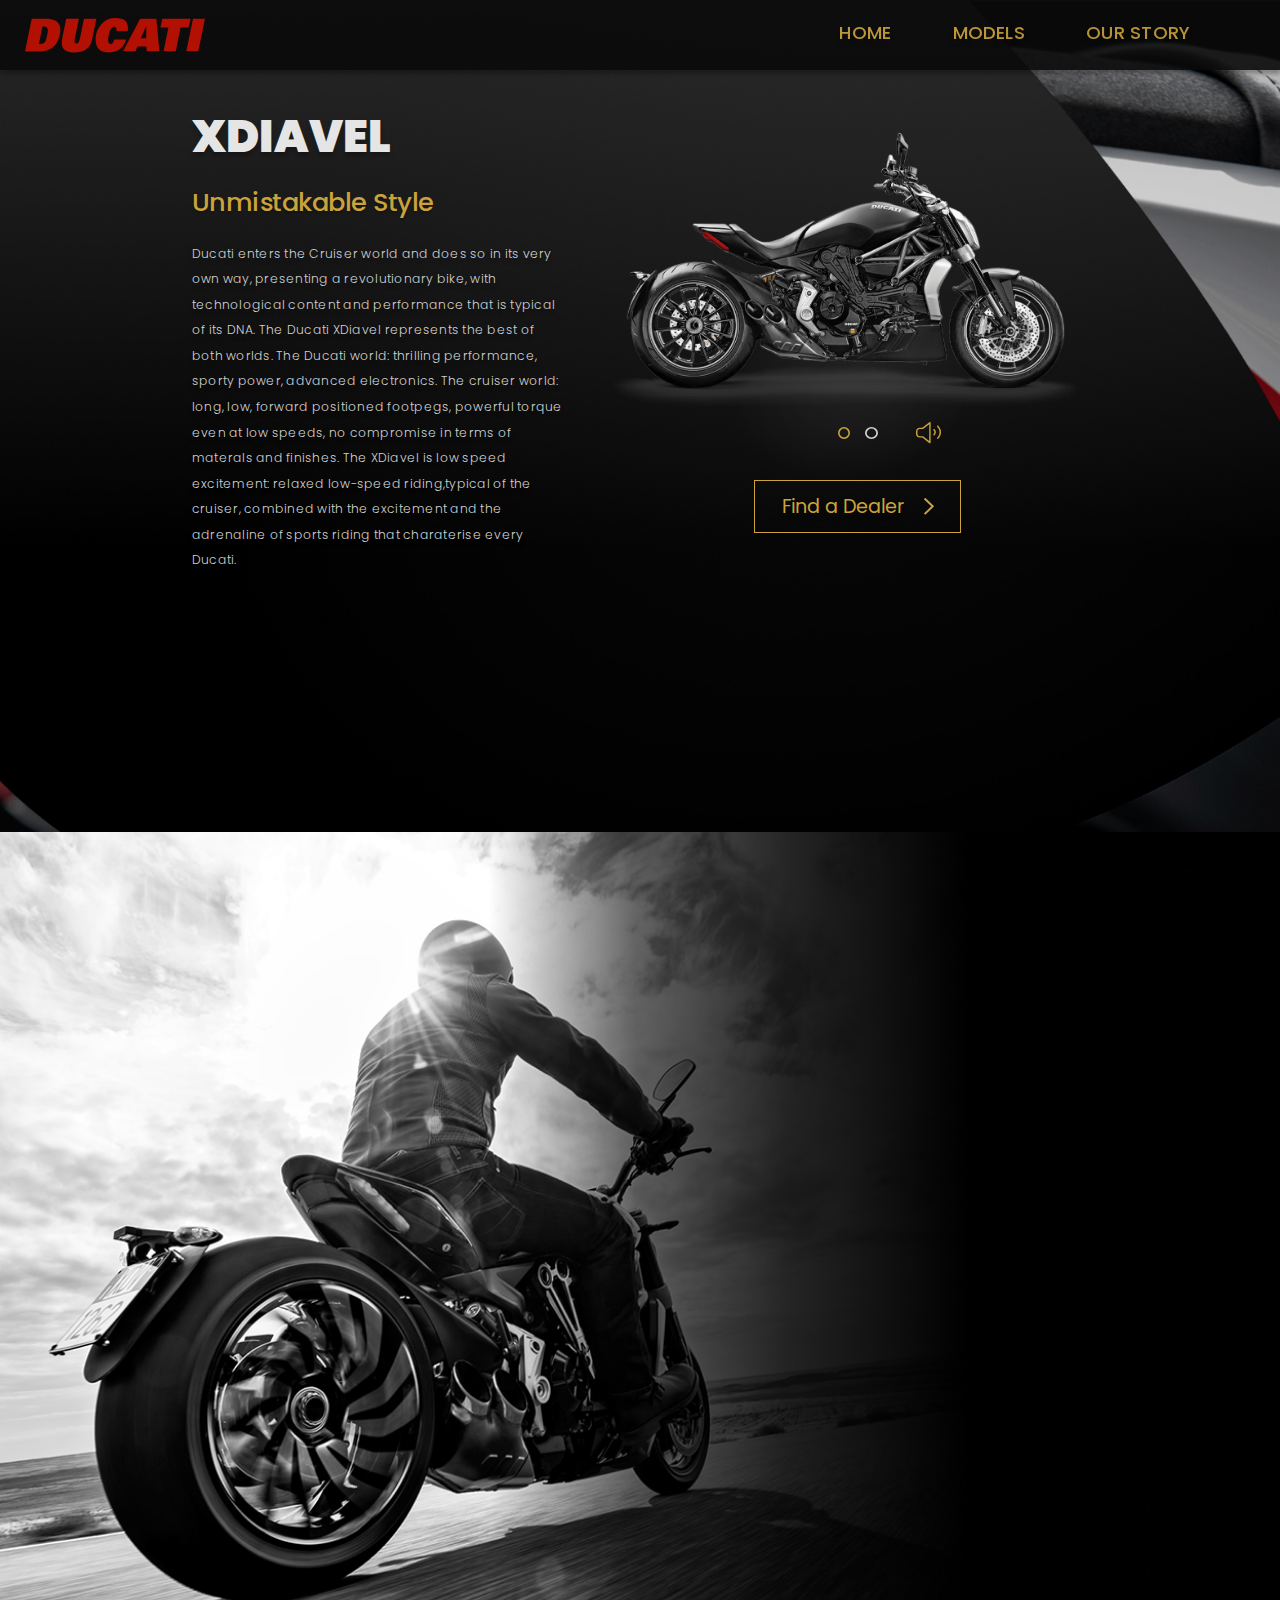
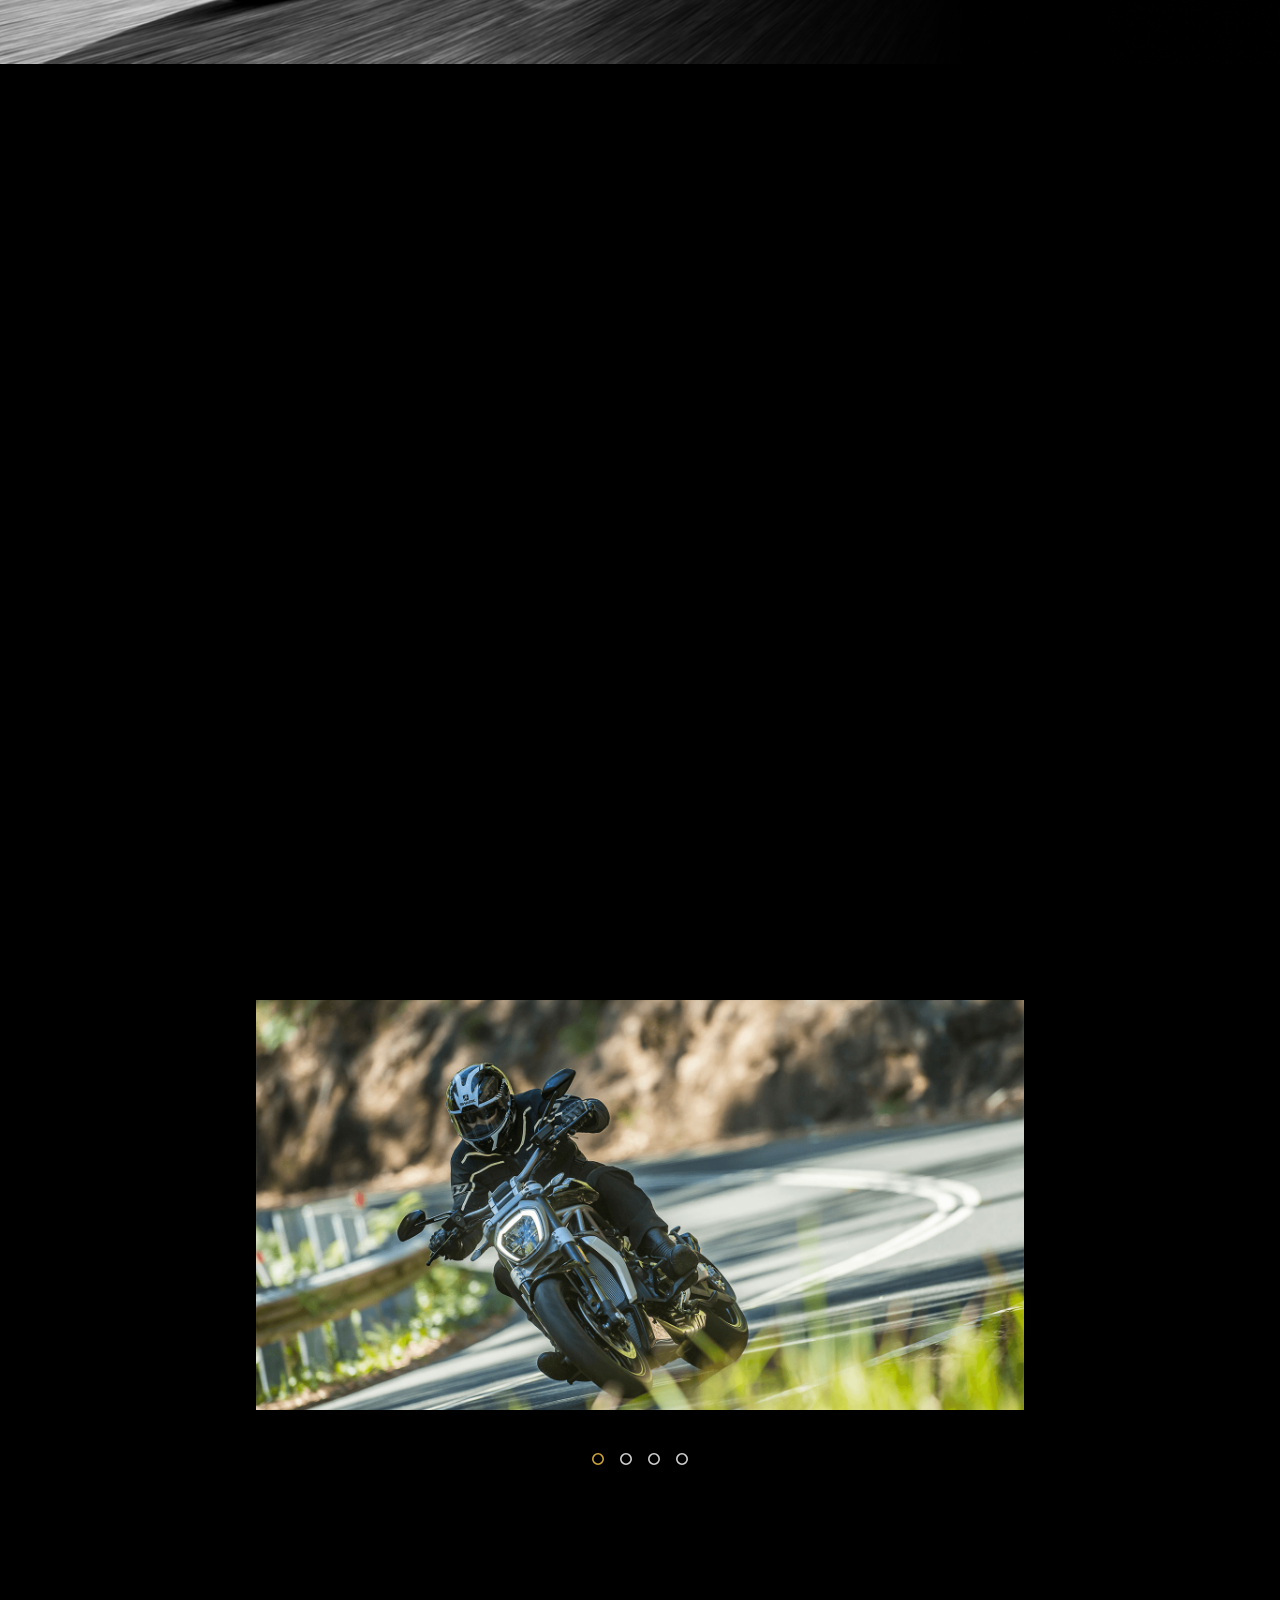
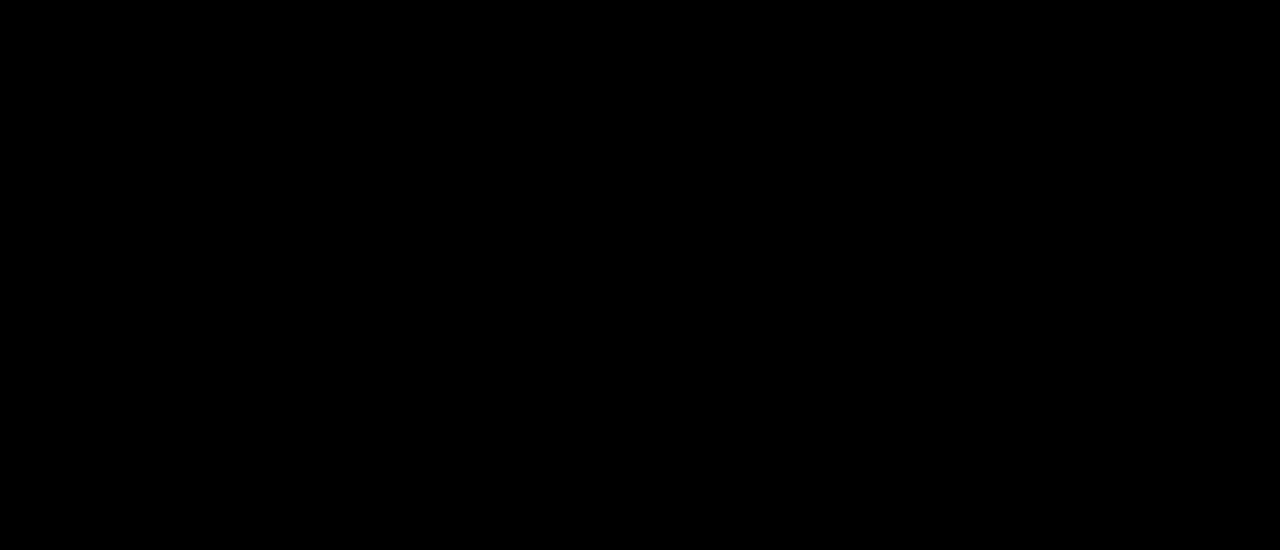
<file: xdiavel.html>
<!DOCTYPE html>
<html lang="en">
  <head>
    <title>Ducati Motorcyles</title>
    <meta charset="utf-8" />
    <meta name="viewport" content="width=device-width, initial-scale=1.0" />
    <link rel="icon" href="/images/favicon.png" />
    <link rel="stylesheet" href="css/style.css" />
    <link
      href="https://fonts.googleapis.com/css?family=Poppins:100,100i,200,200i,300,300i,400,400i,500,500i,600,600i,700,700i,800,800i,900,900i&display=swap"
      rel="stylesheet"
    />
    <script src="https://ajax.googleapis.com/ajax/libs/jquery/3.4.1/jquery.min.js"></script>
    <script src="js/main.js"></script>
    <script>
      window.jQuery ||
        document.write('<script src="js/jquery-3.4.1.min.js"><\/script>'); // if jQuery is not loaded from CDN, replace script with local jQuery source
    </script>
  </head>
  <body>
    <header>
      <a href="index.html">
        <img class="logo" src="images/logo.svg" alt="Ducati Logo" />
      </a>
      <nav>
        <a href="index.html">HOME</a>
        <div id="dropdown">
          <a id="models-button">MODELS</a>
          <a class="dropdown-text" href="panigale.html">PANIGALE</a>
          <a class="dropdown-text" href="monster.html">MONSTER</a>
          <a class="dropdown-text" href="#top">XDIAVEL</a>
          <a class="dropdown-text" href="hypermotard.html">HYPERMOTARD</a>
        </div>
        <a href="about.html">OUR STORY</a>
      </nav>
    </header>
    <section class="hero">
      <div id="top"></div>
      <div class="hero-img" id="xdiavel_hero-img"></div>
      <div class="wrapper">
        <h1 class="hero-title">XDIAVEL</h1>
        <h3 class="hero-subtitle">Unmistakable Style</h3>
        <p class="description">
          <!--"Ducati XDiavel: unique Sport-Cruiser bikes". 2019. Ducati Australia. https://www.ducati.com/au/en/bikes/xdiavel/xdiavel.-->
          Ducati enters the Cruiser world and does so in its very own way,
          presenting a revolutionary bike, with technological content and
          performance that is typical of its DNA. The Ducati XDiavel represents
          the best of both worlds. The Ducati world: thrilling performance,
          sporty power, advanced electronics. The cruiser world: long, low,
          forward positioned footpegs, powerful torque even at low speeds, no
          compromise in terms of materals and finishes. The XDiavel is low speed
          excitement: relaxed low-speed riding,typical of the cruiser, combined
          with the excitement and the adrenaline of sports riding that
          charaterise every Ducati.
        </p>
        <img id="xdiavel" src="images/xdiavel_1.png" alt="XDiavel Motorcycle" />
        <!--Ducati. 2019. Ducati XDiavel Side Profile. Image. https://www.ducati.com/au/en/bikes/xdiavel/xdiavel.-->
        <div id="carousel-2" class="dot-carousel">
          <img
            class="ellipse"
            id="xdiavel_circle1"
            src="images/ellipse-gold.svg"
            alt="Image Carousel Dot"
          />
          <img
            class="ellipse"
            id="xdiavel_circle2"
            src="images/ellipse-white.svg"
            alt="Image Carousel Dot"
          />
        </div>
        <div class="audio" id="xdiavel-audio">
          <img src="images/audio.svg" alt="Audio Button" />
        </div>
        <a id="find-a-dealer_button" href="#bottom">
          <button>
            Find a Dealer
            <img src="images/right-arrow-gold.svg" alt="right arrow" />
          </button>
        </a>
      </div>
      <div class="line" id="line2"></div>
    </section>
    <section class="rpm-section">
      <div class="wrapper-4">
        <div id="engine-container">
          <h1 id="ergonomics-title">5000 rpm</h1>
          <h3 id="ergonomics-subtitle">A true cruiser</h3>
          <p id="ergonomics-description">
            <!--"Ducati XDiavel: unique Sport-Cruiser bikes". 2019. Ducati Australia. https://www.ducati.com/au/en/bikes/xdiavel/xdiavel.-->
            5,000. The number of revolutions per minute at which the new Ducati
            Testastretta DVT 1262 reaches maximum torque, equal to 12.8 kgm.
            This level of rpms is decidedly low for a Ducati twin cylinder, but
            it's perfect for the relaxed ride of a true cruiser. Moreover, at
            just 2,100 rpm the XDiavel engine guarantees a torque of more than
            10 kgm and an extremely flat curve up to the limiter.
          </p>
        </div>
      </div>
    </section>
    <section class="specs-section">
      <div class="line" id="line3"></div>
      <img
        id="specs_xdiavel"
        src="images/specs_xdiavel.png"
        alt="XDiavel Motorcycle Photo"
      />
      <!--Ducati. 2019. Ducati XDiavel Front Angle. Image. https://www.ducati.com/au/en/bikes/xdiavel/xdiavel.-->
      <div class="wrapper-3">
        <h1 id="monster_specs-title">SPECIFICATIONS</h1>
        <!--"Ducati XDiavel: unique Sport-Cruiser bikes". 2019. Ducati Australia. https://www.ducati.com/au/en/bikes/xdiavel/xdiavel.-->
        <div id="xdiavel_specs-text">
          <strong>DISPLACEMENT</strong>
          <p>1262 cc</p>
          <strong>POWER</strong>
          <p>152 hp (112 kW) @ 9500 rpm i</p>
          <strong>TORQUE</strong>
          <p>93 lb-ft (126 Nm) @ 5,000 rpm i</p>
          <strong>DRY WEIGHT</strong>
          <p>220 kg (485 lb)</p>
          <strong>SEAT HEIGHT</strong>
          <p>755 mm (29,72in)</p>
          <strong>SAFETY EQUIPMENT</strong>
          <p>
            Bosch cornering ABS, Ducati Traction control (DTC), Riding Modes
          </p>
          <strong>MAINTEINANCE SERVICE INTERVALS</strong>
          <p>9,000m/12 Months</p>
        </div>
      </div>
    </section>
    <section class="gallery-section">
      <div class="line" id="line4"></div>
      <div id="xdiavel_centre-gallery"></div>
      <div id="carousel-3" class="dot-carousel">
        <img
          class="ellipse"
          id="xdiavel-gallery_circle1"
          src="images/ellipse-gold.svg"
          alt="Image Carousel Dot"
        />
        <img
          class="ellipse"
          id="xdiavel-gallery_circle2"
          src="images/ellipse-white.svg"
          alt="Image Carousel Dot"
        />
        <img
          class="ellipse"
          id="xdiavel-gallery_circle3"
          src="images/ellipse-white.svg"
          alt="Image Carousel Dot"
        />
        <img
          class="ellipse"
          id="xdiavel-gallery_circle4"
          src="images/ellipse-white.svg"
          alt="Image Carousel Dot"
        />
      </div>
    </section>
    <section class="find-dealer2">
      <h1 id="footer-heading2">FIND A DEALER</h1>
      <div id="contact-button_main">
        <a
          href="mailto:info@ducati.com.au?Subject=XDiavel%20Inquiry"
          target="_top"
        >
          <button>
            Contact
            <img src="images/right-arrow-gold.svg" alt="right arrow" />
          </button>
        </a>
      </div>
      <div class="line" id="line-bottom"></div>
      <div id="container-main" class="container">
        <h3>Site Information</h3>
        <p>
          This website has been created as part of an assignment in an approved
          course of study for Curtin University and contains copyright material
          not created by the author. All copyright material used remains
          copyright of the respective owners and has been used here pursuant to
          Section 40 of the Copyright Act 1968 (Commonwealth of Australia). No
          part of this work may be reproduced without consent of the original
          copyright owners.
        </p>
      </div>
      <div id="bottom"></div>
    </section>
    <footer></footer>
  </body>
</html>
</file>
<file: css/style.css>
* {
  margin: 0;
  padding: 0;
}
a {
  text-decoration: none;
}
html,
body {
  height: fit-content;
  width: 100vw;
  display: block;
  background-color: #0a0a0a;
  max-width: 100%;
}
section {
  margin: 0;
}
.hero {
  height: 100vh;
  width: 100%;
  min-height: 50vw;
  max-height: 65vw;
  opacity: 0;
}
#about {
  height: 170vh;
  width: 100%;
  min-height: 80vw;
  max-height: 100vw;
  opacity: 1;
  background-image: url(../images/about-background.png); /*Ducati. 2019. Ducati Hypermotard Close Up 2. Image. https://www.ducati.com/au/en/bikes/hypermotard/hypermotard-950.*/
  background-size: cover;
}
.engine-section {
  height: 100vh;
  width: 100%;
  min-height: 50vw;
  max-height: 65vw;
  background-image: url(../images/section2-background.png);
  background-size: cover;
}
.ergonomics-section {
  height: 100vh;
  width: 100%;
  min-height: 50vw;
  max-height: 65vw;
  background-image: url(../images/monster_ergonomics-background.png); /* Ducati. 2019. Ducati Monster Riding In City. Image. https://gaadiwaadi.com/ducati-multistrada-950-ducati-monster-797-india-launch-price-899481/.*/
  background-size: cover;
}
.rpm-section {
  height: 100vh;
  width: 100%;
  min-height: 50vw;
  max-height: 65vw;
  background-image: url(../images/xdiavel_rpm-background.png); /*Ducati. 2019. Ducati XDiavel Riding Away From Camera. Image. https://www.ducati.com/au/en/bikes/xdiavel/xdiavel.*/
  background-size: cover;
}
.hypermotard_ergonomics-section {
  height: 100vh;
  width: 100%;
  min-height: 50vw;
  max-height: 65vw;
  background-image: url(../images/hypermotard_ergonomics-background.png); /*Ducati. 2019. Ducati Hypermotard Racing On Track. Image. https://www.ducati.com/au/en/bikes/hypermotard/hypermotard-950.*/
  background-size: cover;
}
.specs-section {
  height: 100vh;
  width: 100%;
  min-height: 50vw;
  max-height: 65vw;
  background-color: #000000;
}
.gallery-section {
  height: 100vh;
  width: 100%;
  min-height: 50vw;
  max-height: 65vw;
  background-color: #000000;
}
#centre-gallery {
  position: relative;
  background-image: url(../images/panigale_gallery-1.png); /* Ducati. 2019. Ducati Panigale V4 Racing Past Camera. Image. https://www.ducati.com/au/en/bikes/panigale/panigale-v4.*/
  background-size: cover;
  background-position: center;
  width: 60vw;
  height: 32vw;
  margin: auto;
  top: 8vw;
  transition: background ease 0.3s;
}
#monster_centre-gallery {
  position: relative;
  background-image: url(../images/monster_gallery-1.png); /* Maxabout Images. 2019. Ducati Monster 797 Riding On Road. Image. https://images.maxabout.com/bikes/ducati/monster-795/image-1960582.*/
  background-size: cover;
  background-position: center;
  width: 60vw;
  height: 32vw;
  margin: auto;
  top: 8vw;
  transition: background ease 0.3s;
}
#xdiavel_centre-gallery {
  position: relative;
  background-image: url(../images/xdiavel_gallery-1.png); /*Road Rider Magazine. 2019. XDiavel Riding On Road. Image. https://www.shannons.com.au/club/bike-news/ducati-xdiavel-s-the-gentleman-outlaw/.*/
  background-size: cover;
  background-position: center;
  width: 60vw;
  height: 32vw;
  margin: auto;
  top: 8vw;
  transition: background ease 0.3s;
}
#hypermotard_centre-gallery {
  position: relative;
  background-image: url(../images/hypermotard_gallery-1.png); /*Ducati. 2019. Ducati Hypermotard Burnout. Image. https://www.ducati.com/au/en/bikes/hypermotard/hypermotard-950.*/
  background-size: cover;
  background-position: center;
  width: 60vw;
  height: 32vw;
  margin: auto;
  top: 8vw;
  transition: background ease 0.3s;
}
#specs-text {
  width: 30vw;
  margin-top: 2em;
}
#monster_specs-text {
  width: 30vw;
  margin-top: 4em;
}
#xdiavel_specs-text {
  width: 30vw;
  margin-top: 2em;
}
#monster_specs-title {
  margin-top: 1em;
}
#specs_panigale {
  width: 60vw;
  opacity: 0;
  position: absolute;
}
#specs_monster {
  width: 60vw;
  opacity: 0;
  position: absolute;
}
#specs_xdiavel {
  width: 50vw;
  opacity: 0;
  position: absolute;
}
#specs_hypermotard {
  width: 60vw;
  opacity: 0;
  position: absolute;
}
#engine {
  width: 35vw;
  position: relative;
  /*padding: 14vh 0;
    left: 12vw;*/
}
#engine img {
  width: 100%;
}
.find-dealer {
  position: relative;
  background-image: url(../images/home-footer_background.png);
  height: 70vh;
  width: 100%;
  background-size: cover;
  min-height: 33vw;
  max-height: 45vh;
  line-height: 1em;
}
#footer-container {
  margin: 0;
  position: relative;
}
.about_find-dealer {
  position: relative;
  background-color: #000000;
  height: 30vh;
  width: 100%;
  min-height: 12vw;
  max-height: 45vh;
}
.find-dealer2 {
  position: relative;
  background-color: #000000;
  height: 70vh;
  width: 100%;
  min-height: 33vw;
  max-height: 45vh;
}
.find-dealer h1,
.find-dealer2 h1 {
  text-align: center;
  padding-top: 1.2em;
}
body {
  font-family: Poppins;
  font-style: normal;
  font-weight: 300;
  font-size: 0.96vw;
  line-height: 208%;
  letter-spacing: 0.02em;

  color: #d1d1d1;

  text-shadow: 0px 4px 4px rgba(0, 0, 0, 0.25);
}

header {
  height: 70px;
  width: 100%;
  background: #0a0a0a;
  opacity: 0.9;
  box-shadow: 0px 4px 4px rgba(0, 0, 0, 0.3);
  z-index: 10;
  position: fixed;
  top: 0;
}
nav {
  display: flex;
  margin-right: 5vw;
  float: right;
  padding: 24px 0;
}
nav a {
  font-family: Poppins;
  font-style: normal;
  font-weight: 500;
  font-size: 18px;
  line-height: 1em;
  color: #cca33b;
  text-shadow: 0px 4px 4px rgba(0, 0, 0, 0.25);
  position: relative;
  margin: 0 2vw;
  transition: all ease 0.2s;
  vertical-align: middle;
}
#models-button {
  vertical-align: top;
  padding: 0 10px;
  text-align: center;
}
#models-button:hover {
  cursor: pointer;
}
.dropdown {
  background-color: #0a0a0a;
  height: fit-content;
  padding-top: 1em;
  transition: all ease 0.3s;
  padding-bottom: 1em;
}
.dropdown-text {
  display: list-item;
  list-style: none;
  font-size: 12px;
  padding: 10px 0;
  text-align: center;
  display: none;
}
nav a:hover {
  filter: brightness(1.3);
  transform: scale(1.1);
}

.hero-img {
  width: 100%;
  height: 100%;
  background-size: cover;
  z-index: 0;
  transition: background linear 0.5s;
  background-position: center;
}
#home_hero-img {
  background-image: url(../images/hero-1.png); /* Ducati. 2019. Ducati Panigale V4 Racing Towards Camera. Image. https://www.ducati.com/au/en/bikes/panigale/panigale-v4.*/
  position: fixed;
}
#panigale_hero-img {
  background-image: url(../images/panigale_hero-1.png); /* Ducati. 2019. Ducati Panigale V4 Close Up. Image. https://www.ducati.com/au/en/bikes/panigale/panigale-v4.*/
}
#monster_hero-img {
  background-image: url(../images/monster_hero-1.png); /* Ducati. 2019. Ducati Monster 797 Close Up. Image. https://www.ducati.com/au/en/bikes/monster/monster-797. */
}
#xdiavel_hero-img {
  background-image: url(../images/xdiavel_hero-1.png); /*Ducati. 2019. Ducati XDiavel Close Up. Image. https://www.ducati.com/au/en/bikes/xdiavel/xdiavel.*/
}
#hypermotard_hero-img {
  background-image: url(../images/hypermotard_hero-1.png); /*Ducati. 2019. Ducati Hypermotard Close Up. Image. https://www.ducati.com/au/en/bikes/hypermotard/hypermotard-950.*/
}

.logo {
  position: relative;
  padding: 18px 0;
  width: 180px;
  transition: all ease 0.2s;
  margin-left: 25px;
}
.logo:hover {
  transform: scale(1.1);
}

.hero-title,
.about-title {
  z-index: 5;
  position: relative;
  display: inline-block;
  grid-column: 1;
}

.hero-subtitle {
  z-index: 5;
  position: relative;
  display: block;
  font-weight: 500;
  text-shadow: 0px 2px 2px hsla(0, 0%, 0%, 0.247);
  width: fit-content;
  z-index: 5;
  color: #cca33b;
  margin-top: 1.5em;
  grid-column: 1;
}
.about-subtitle {
  z-index: 5;
  position: relative;
  display: block;
  font-weight: 500;
  text-shadow: 0px 2px 2px hsla(0, 0%, 0%, 0.247);
  z-index: 5;
  color: #d1d1d1;
  margin-top: 2em;
  grid-column: 1;
}
.description {
  z-index: 5;
  position: relative;
  display: block;
  width: 29vw;
  margin-top: 2em;
  grid-column: 1;
}
#about-body2,
#about-body3,
#about-body4 {
  text-align: justify;
  z-index: 5;
  position: relative;
  display: block;
  margin-top: 2em;
  grid-column: 1;
  opacity: 0;
}
#about-body1 {
  text-align: justify;
  z-index: 5;
  position: relative;
  display: block;
  margin-top: 4em;
  grid-column: 1;
}

.overlay-button {
  width: fit-content;
  height: fit-content;
  min-height: 10px;
  z-index: 5;
  box-shadow: 2px 5px 2px rgba(0, 0, 0, 0.148);
  position: relative;
  text-align: center;
  transition: all ease 0.3s;
}
#discover-more {
  margin-top: 1em;
  grid-column: 1;
}
#find-a-dealer_button {
  position: relative;
  margin: 45% 0 0 15vw;
  grid-column: 2;
  grid-row: 3;
  width: 16vw;
  height: 4vw;
}
#panigale {
  width: 38vw;
  margin: 1% 3vw 0;
  grid-column: 2;
  grid-row: 1;
  transition: all ease 0.2s;
}
#monster {
  width: 38vw;
  margin: 1% 3vw 0;
  grid-column: 2;
  grid-row: 1;
  transition: all ease 0.2s;
}
#xdiavel {
  width: 40vw;
  margin: 1% 3vw 0;
  grid-column: 2;
  grid-row: 1;
  transition: all ease 0.2s;
}
#hypermotard {
  width: 36vw;
  margin: 0 3vw 0;
  grid-column: 2;
  grid-row: 1;
  transition: all ease 0.2s;
}
#calltoaction img {
  position: relative;
  width: 0.5em;
  margin: auto;
  padding: 0.9em 0;
  padding-left: 1em;
  top: 1em;
}

#contact-dealer {
  margin: 3em auto;
  opacity: 0;
}
#contact-dealer_main {
  margin: 3em auto;
  opacity: 0;
}
#contact-dealer img,
#contact-dealer_main img {
  position: relative;
  width: 0.5em;
  margin: auto;
  padding: 0.9em 0;
  padding-left: 1.5em;
  top: 1em;
}
#calltoaction,
#calltoaction2 {
  font-family: Poppins;
  font-style: normal;
  font-weight: normal;
  font-size: 1.5vw;
  min-height: 2em;
  line-height: 2.6em;
  color: #cca33b;
  text-shadow: 0px 4px 6px rgba(0, 0, 0, 0.2);
}
button {
  font-family: Poppins;
  font-style: normal;
  font-weight: normal;
  font-size: 1.5vw;
  color: #cca33b;
  text-shadow: 0px 4px 6px rgba(0, 0, 0, 0.2);
  background: none;
  height: 4vw;
  width: 16vw;
  border: none;
  outline: 0.1em solid#CCA33B;
  transition: all ease 0.3s;
  box-shadow: 2px 5px 2px rgba(0, 0, 0, 0.148);
}
button:hover {
  transform: translateX(4vw);
  cursor: pointer;
  filter: brightness(1.2);
}
button img {
  position: relative;
  width: 0.5em;
  margin: auto;
  padding-left: 0.8em;
  padding-top: 0em;
  top: 0.1em;
}
#discover-button {
  margin-top: 2em;
  grid-column: 1;
  width: fit-content;
}
#contact-button,
#contact-button_main {
  margin: 3em auto;
  opacity: 0;
  width: 16vw;
}
#contact-button a,
#contact-button_main a {
  width: 16vw;
  height: 4vw;
}
#calltoaction {
  padding: 0.67em 1.5em;
  outline: 0.1em solid#CCA33B;
  transition: all ease 0.3s;
}
#calltoaction2 {
  padding: 0.67em 2em;
  outline: 0.1em solid#CCA33B;
  transition: all ease 0.3s;
}
#calltoaction:hover,
#calltoaction2:hover,
.overlay-button:hover {
  filter: brightness(1.2);
}
.overlay-button:hover {
  transform: translateX(4vw);
}
.dot-carousel {
  margin: 0 auto;
  z-index: 5;
  position: relative;
  width: 9vw;
  text-align: center;
}
#carousel-1 {
  top: 44em;
}
#carousel-2 {
  grid-column: 2;
  grid-row: 3;
  margin-top: 35%;
  height: fit-content;
}
#carousel-3 {
  margin-top: 11vw;
}
.audio {
  grid-column: 2;
  grid-row: 3;
  margin: 35% 0 0 60%;
  width: 2em;
  height: fit-content;
  transition: 0.3s;
}
.audio:hover {
  filter: brightness(1.3);
  cursor: pointer;
}
.audio img {
  width: 100%;
}
.ellipse {
  padding: 0 0.5em;
  width: 1em;
  height: 1em;
  transition: all ease 0.1s;
}
.ellipse:hover {
  cursor: pointer;
  transform: scale(1.6);
}

h1 {
  font-family: Poppins;
  font-style: normal;
  font-weight: 900;
  font-size: 3.5vw;
  line-height: 1em;

  color: #e5e5e5;

  text-shadow: 0px 4px 4px rgba(0, 0, 0, 0.25);
}
h3 {
  font-family: Poppins;
  font-style: normal;
  font-weight: 400;
  font-size: 2vw;
  line-height: 100%;
  letter-spacing: -0.02em;
}

.wrapper {
  text-align: left;
  position: absolute;
  margin: 0 auto;
  display: grid;
  margin-top: 2%;
  left: 15vw;
  top: 7vw;
  grid-template-columns: auto auto;
  grid-template-rows: 3em min-content;
}
.about_wrapper {
  text-align: center;
  position: relative;
  margin: 0 auto;
  display: grid;
  width: 55%;
  top: 11vw;
  grid-template-columns: auto;
  grid-template-rows: 3em min-content;
}
.wrapper-2 {
  text-align: left;
  position: relative;
  margin: 0 auto;
  display: grid;
  margin-left: 10vw;
  top: 6vw;
  grid-template-columns: 42vw min-content;
  grid-template-rows: min-content;
  width: fit-content;
  opacity: 0;
}
.wrapper-3 {
  text-align: left;
  position: relative;
  margin-left: 60vw;
  top: 4vw;
  width: 30vw;
  margin-right: 10vw;
  float: right;
  opacity: 0;
}
.wrapper-4 {
  text-align: left;
  position: relative;
  margin-left: 60vw;
  top: 7vw;
  width: 30vw;
  margin-right: 10vw;
  float: right;
  opacity: 0;
}
#engine-title,
#ergonomics-title {
  z-index: 5;
  position: relative;
  display: inline-block;
  grid-column: 2;
  width: 30vw;
  grid-row: 1;
}
#engine-subtitle,
#ergonomics-subtitle {
  z-index: 5;
  position: relative;
  display: block;
  font-weight: 500;
  text-shadow: 0px 2px 2px hsla(0, 0%, 0%, 0.247);
  width: 35vw;
  height: fit-content;
  z-index: 5;
  color: #d1d1d1;
  margin-top: 3ch;
  grid-column: 2;
  grid-row: 1;
}
#engine-description {
  grid-column: 2;
  grid-row: 1;
  margin-top: 5ch;
  width: 30vw;
}
#ergonomics-description {
  margin-top: 5ch;
  width: 25vw;
}
#engine-container {
  margin-top: 8ch;
  height: fit-content;
}
.line {
  position: relative;
  height: 0.2vh;
  width: 0;

  margin-bottom: 0;
}
#line1,
#line-bottom {
  background-color: #333333;
  margin: 4em auto;
}
#about_line {
  background-color: #333333;
  margin: 0 auto 4em;
}
#line2 {
  background-color: #660800;
  float: right;
}
#line3 {
  background-color: #660800;
}
#line4 {
  background-color: #660800;
}
.container {
  width: 40vw;
  margin: 3em auto 0 auto;
  text-align: center;
}
#container-home {
  opacity: 0;
}
#container-about {
  opacity: 0;
}
#container-main {
  opacity: 0;
}
.container p {
  font-size: 0.6em;
  line-height: 2em;
  text-align: center;
  padding: 2.2em 0;
  color: #333333;
}
.container h3 {
  display: inline;
  padding: 0 1em;
  color: #333333;
}
#footer-heading {
  opacity: 0;
}
#footer-heading2 {
  opacity: 0;
}

@media only screen and (max-width: 1200px) {
  .wrapper {
    top: 10vw;
  }
}
@media only screen and (max-width: 905px) {
  .find-dealer {
    position: absolute;
    bottom: 0;
  }
}
@media only screen and (max-width: 800px) {
  .wrapper {
    top: 14vw;
  }
  .about_wrapper {
    top: 18vw;
  }
}
@media only screen and (max-width: 700px) {
  .about_find-dealer {
    position: absolute;
    bottom: 0;
  }
}
@media only screen and (max-width: 600px) {
  nav a {
    font-size: 12px;
  }
  .logo {
    position: relative;
    padding: 18px 0;
    width: 120px;
    transition: all ease 0.2s;
    margin-left: 20px;
  }
}
@media only screen and (max-width: 550px) {
  #footer-container {
    margin-top: 10%;
  }
  .wrapper {
    top: 16vw;
  }
  .about_wrapper {
    top: 24vw;
  }
}
@media only screen and (max-width: 450px) {
  .wrapper {
    top: 20vw;
  }
}
@media only screen and (max-width: 400px) {
  nav a {
    font-size: 10px;
  }
  .logo {
    position: relative;
    padding: 18px 0;
    width: 100px;
    transition: all ease 0.2s;
    margin-left: 15px;
  }
  .wrapper {
    top: 24vw;
  }
}
@media only screen and (max-width: 380px) {
  #footer-container {
    margin-top: 20%;
  }
  .about_wrapper {
    top: 30vw;
  }
}
@media only screen and (max-width: 300px) {
  nav a {
    font-size: 8px;
  }
  .logo {
    position: relative;
    padding: 18px 0;
    width: 80px;
    transition: all ease 0.2s;
    margin-left: 15px;
  }
}
</file>
